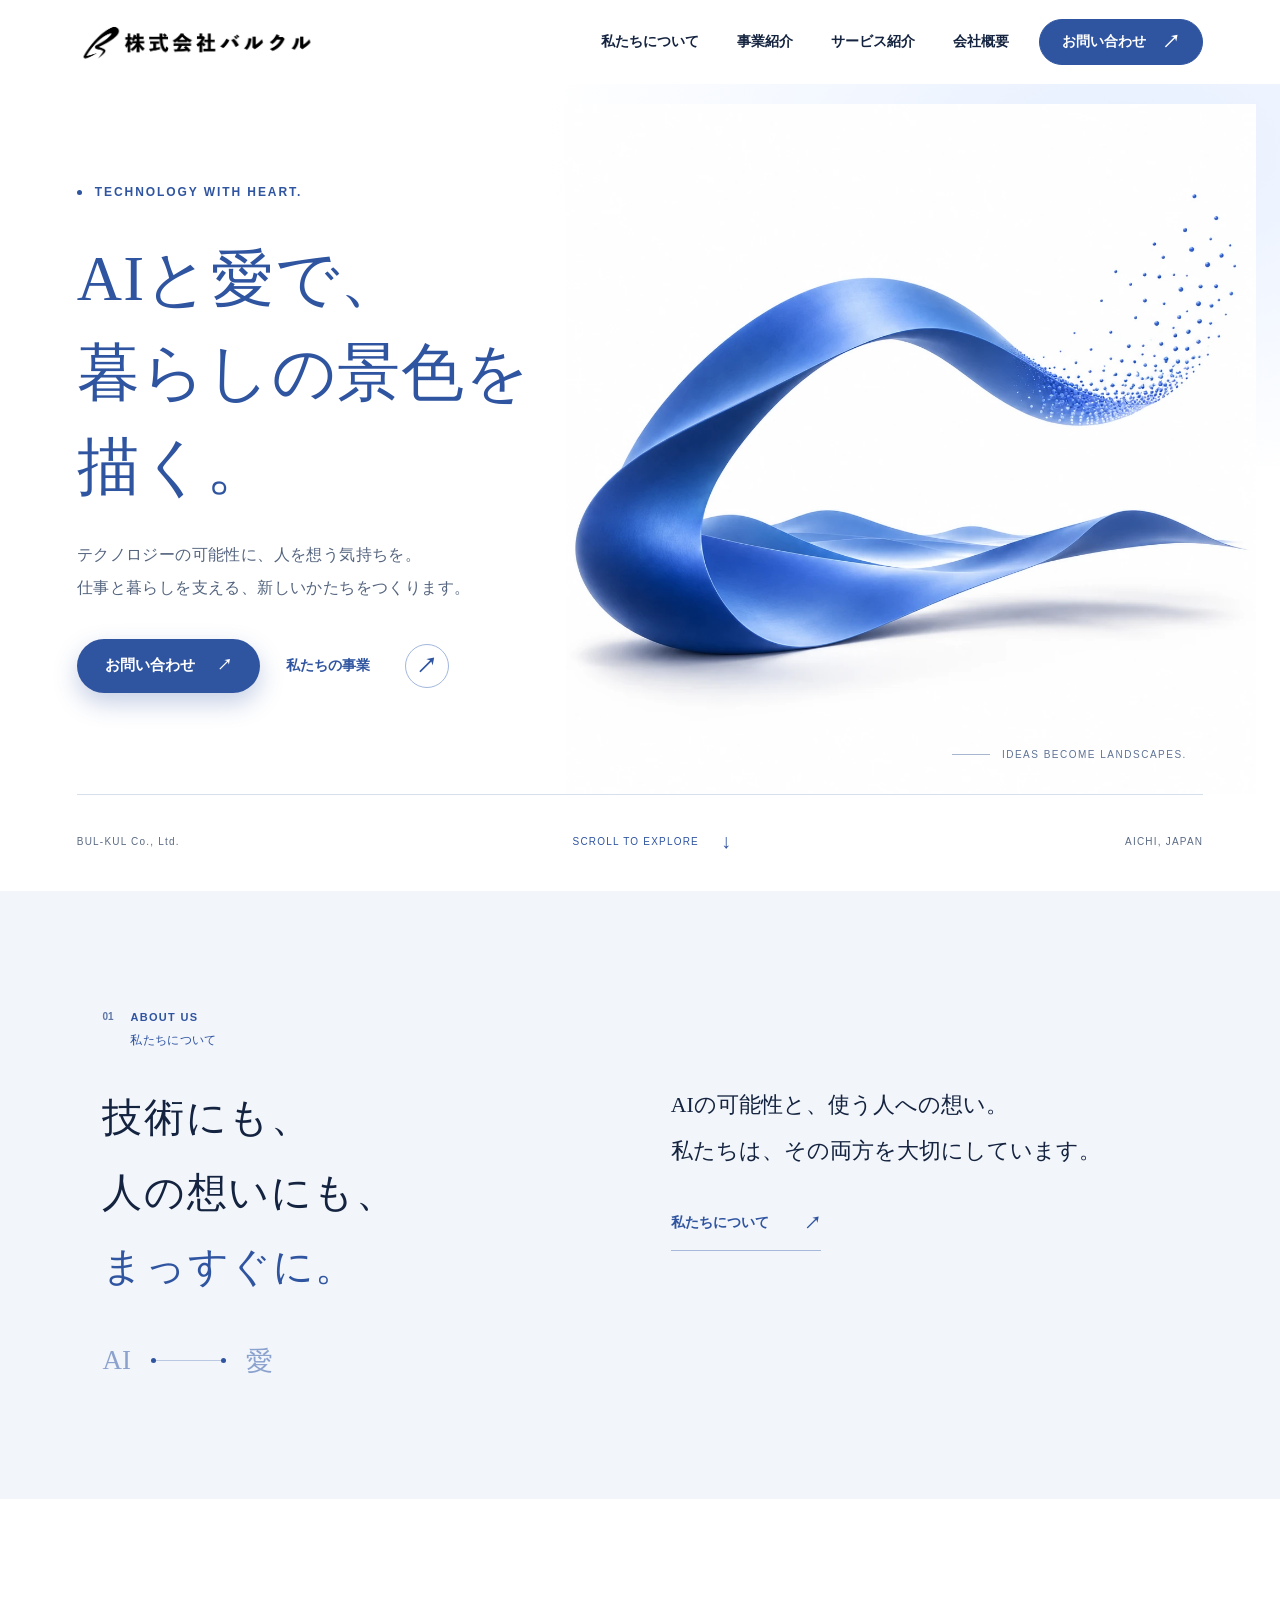
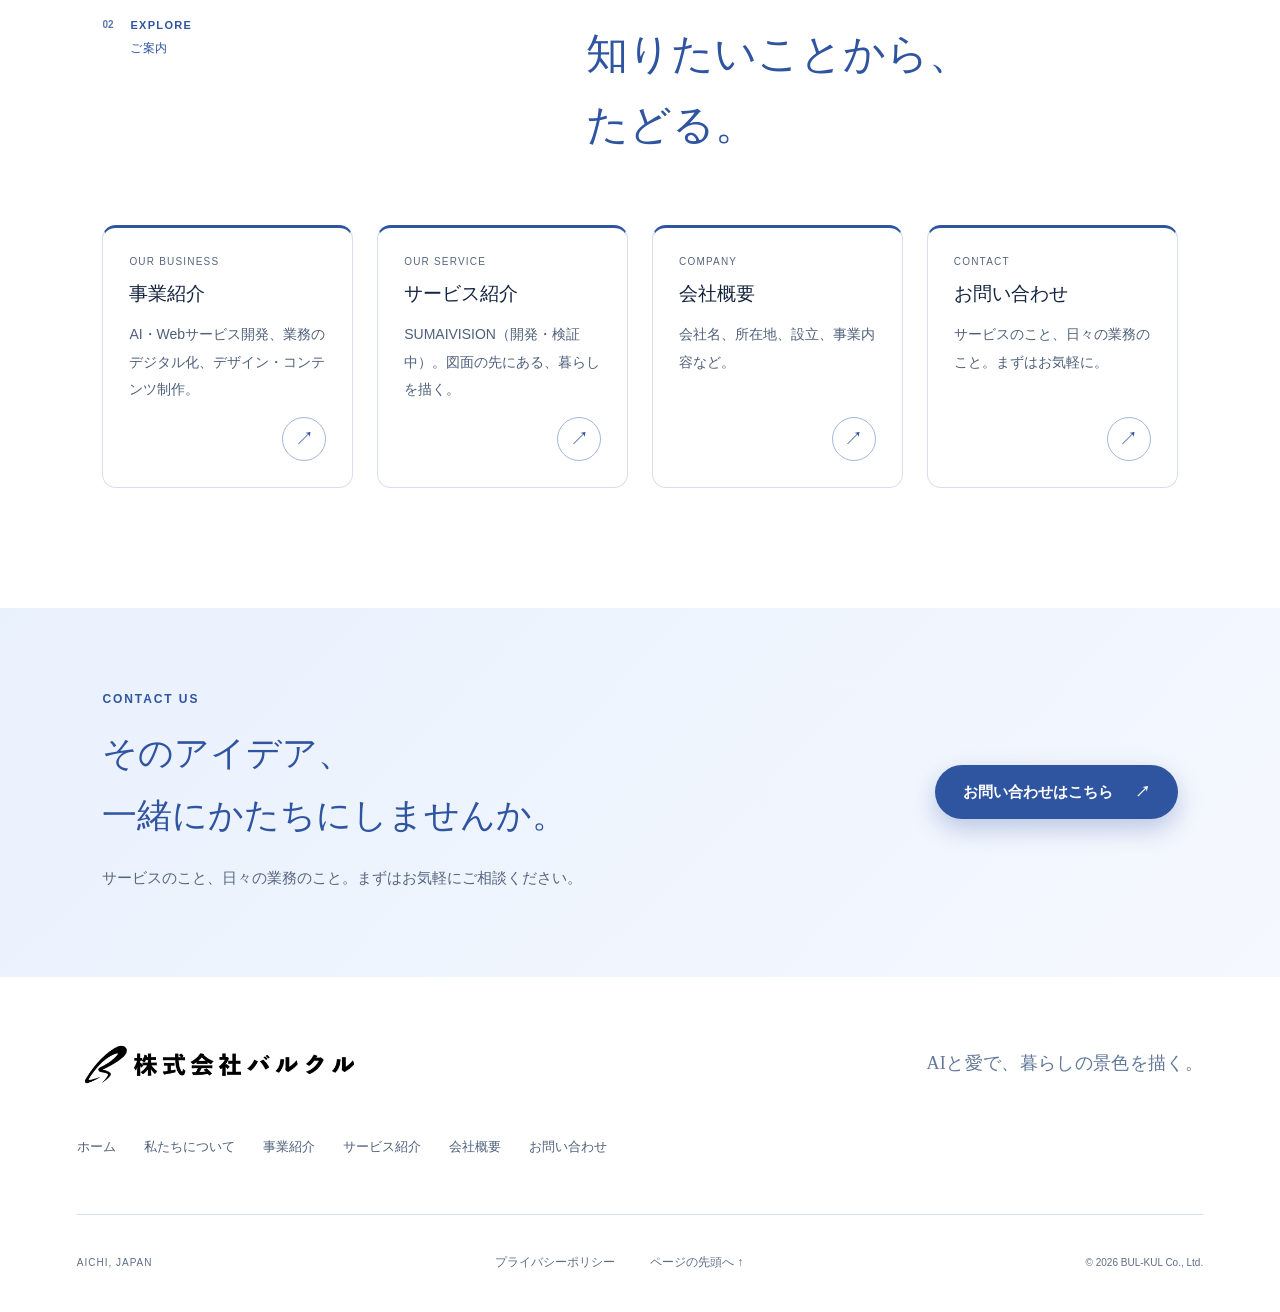
<file: index.html>
<!doctype html>
<html lang="ja">
<head>
  <meta charset="utf-8">
  <meta name="viewport" content="width=device-width, initial-scale=1">
  <title>株式会社バルクル | AIと愛で、暮らしの景色を描く。</title>
  <meta name="description" content="AIと愛で、暮らしの景色を描く。株式会社バルクルは、AI・Webサービスの開発とデザインを通じて、仕事と暮らしを支える仕組みをつくります。SUMAIVISIONを開発しています。">
  <meta name="theme-color" content="#3054a0">
  <link rel="canonical" href="https://bul-kul.com/">
  <meta property="og:type" content="website">
  <meta property="og:locale" content="ja_JP">
  <meta property="og:site_name" content="株式会社バルクル">
  <meta property="og:title" content="株式会社バルクル | AIと愛で、暮らしの景色を描く。">
  <meta property="og:description" content="AIと愛で、暮らしの景色を描く。株式会社バルクルは、AI・Webサービスの開発とデザインを通じて、仕事と暮らしを支える仕組みをつくります。SUMAIVISIONを開発しています。">
  <meta property="og:url" content="https://bul-kul.com/">
  <meta property="og:image" content="https://bul-kul.com/assets/og-image.png">
  <meta property="og:image:width" content="1200">
  <meta property="og:image:height" content="630">
  <meta property="og:image:alt" content="株式会社バルクル AIと愛で、暮らしの景色を描く。">
  <meta name="twitter:card" content="summary_large_image">
  <meta name="twitter:title" content="株式会社バルクル | AIと愛で、暮らしの景色を描く。">
  <meta name="twitter:image" content="https://bul-kul.com/assets/og-image.png">
  <link rel="icon" type="image/png" href="assets/bulkul-logo-square.png">
  <link rel="apple-touch-icon" href="assets/apple-touch-icon.png">
  <link rel="stylesheet" href="assets/style.css">
  <link rel="stylesheet" href="assets/redesign.css">
  <link rel="stylesheet" href="assets/pages.css">
  <script>document.documentElement.classList.add("js")</script>
  <script src="assets/app.js" defer></script>
  <script type="application/ld+json">{"@context":"https://schema.org","@type":"Organization","name":"株式会社バルクル","alternateName":"BUL-KUL Co., Ltd.","url":"https://bul-kul.com/","logo":"https://bul-kul.com/assets/bulkul-logo-square.png","email":"info@bul-kul.com","foundingDate":"2026-08-03","founder":{"@type":"Person","name":"加藤 雅樹"},"address":{"@type":"PostalAddress","addressCountry":"JP","addressRegion":"愛知県","addressLocality":"春日井市","streetAddress":"気噴町北2丁目68番地"}}</script>
</head>
<body>
  <a class="skip-link" href="#main">本文へ移動</a>
  <header class="header">
    <a class="brand" href="./" aria-label="株式会社バルクル ホーム"><img class="company-logo" src="assets/bulkul-logo.png" alt="株式会社バルクル" width="2048" height="409"></a>
    <nav class="navigation" id="navigation" aria-label="メインナビゲーション"><a href="about.html">私たちについて</a><a href="business.html">事業紹介</a><a href="service.html">サービス紹介</a><a href="company.html">会社概要</a><a class="nav-contact" href="contact.html">お問い合わせ<span aria-hidden="true">↗</span></a></nav>
    <button class="menu-button" type="button" aria-controls="navigation" aria-expanded="false" aria-label="メニューを開く"><span></span><span></span></button>
  </header>
  <main id="main">
<section class="hero" aria-labelledby="hero-title">
      <div class="hero-inner">
        <div class="hero-copy"><p class="eyebrow"><span class="dot"></span> TECHNOLOGY WITH HEART.</p><h1 id="hero-title"><span>AIと愛で、</span><span>暮らしの景色を</span><span>描く。</span></h1><p class="hero-description">テクノロジーの可能性に、人を想う気持ちを。<br>仕事と暮らしを支える、新しいかたちをつくります。</p><div class="hero-actions"><a class="button-solid" href="contact.html">お問い合わせ<span aria-hidden="true">↗</span></a><a class="text-link" href="business.html">私たちの事業<span class="round-arrow" aria-hidden="true">↗</span></a></div></div>
        <figure class="hero-art"><img src="assets/blue-landscape.webp" width="1254" height="1254" alt="青い粒子が一つの流れとなって、景色を描くオリジナルビジュアル" fetchpriority="high"><figcaption><span class="art-line"></span> IDEAS BECOME LANDSCAPES.</figcaption></figure>
      </div>
      <div class="hero-bottom"><span>BUL-KUL Co., Ltd.</span><a href="#about">SCROLL TO EXPLORE <span aria-hidden="true">↓</span></a><span>AICHI, JAPAN</span></div>
    </section>
<section class="about section" id="about" aria-labelledby="about-title">
      <div class="about-intro reveal"><div class="section-label"><span class="section-number">01</span><span>ABOUT US</span><p>私たちについて</p></div><h2 id="about-title">技術にも、<br>人の想いにも、<br><span>まっすぐに。</span></h2><div class="about-signature" aria-hidden="true"><span>AI</span><i></i><span>愛</span></div></div>
      <div class="about-content reveal"><p class="about-lead">AIの可能性と、使う人への想い。<br>私たちは、その両方を大切にしています。</p><a class="inline-link" href="about.html">私たちについて<span aria-hidden="true">↗</span></a></div>
    </section>
    <section class="guide section" aria-labelledby="guide-title">
      <div class="section-heading reveal"><div class="section-label"><span class="section-number">02</span><span>EXPLORE</span><p>ご案内</p></div><h2 id="guide-title">知りたいことから、<br>たどる。</h2></div>
      <div class="guide-grid">
        <a class="guide-card reveal" href="business.html"><span class="micro-label">OUR BUSINESS</span><h3>事業紹介</h3><p>AI・Webサービス開発、業務のデジタル化、デザイン・コンテンツ制作。</p><span class="guide-arrow" aria-hidden="true">↗</span></a>
        <a class="guide-card reveal" href="service.html"><span class="micro-label">OUR SERVICE</span><h3>サービス紹介</h3><p>SUMAIVISION（開発・検証中）。図面の先にある、暮らしを描く。</p><span class="guide-arrow" aria-hidden="true">↗</span></a>
        <a class="guide-card reveal" href="company.html"><span class="micro-label">COMPANY</span><h3>会社概要</h3><p>会社名、所在地、設立、事業内容など。</p><span class="guide-arrow" aria-hidden="true">↗</span></a>
        <a class="guide-card reveal" href="contact.html"><span class="micro-label">CONTACT</span><h3>お問い合わせ</h3><p>サービスのこと、日々の業務のこと。まずはお気軽に。</p><span class="guide-arrow" aria-hidden="true">↗</span></a>
      </div>
    </section>
    <section class="page-cta section reveal" aria-label="お問い合わせ案内">
      <div><p class="eyebrow">CONTACT US</p><h2>そのアイデア、<br>一緒にかたちにしませんか。</h2><p>サービスのこと、日々の業務のこと。まずはお気軽にご相談ください。</p></div>
      <a class="button-solid" href="contact.html">お問い合わせはこちら<span aria-hidden="true">↗</span></a>
    </section>
  </main>
  <footer class="footer"><div class="footer-brand-row"><a class="footer-logo" href="./" aria-label="株式会社バルクル ホーム"><img class="company-logo" src="assets/bulkul-logo.png" alt="株式会社バルクル" width="2048" height="409"></a><p class="footer-slogan">AIと愛で、暮らしの景色を描く。</p></div><nav class="footer-nav" aria-label="フッターナビゲーション"><a href="./">ホーム</a><a href="about.html">私たちについて</a><a href="business.html">事業紹介</a><a href="service.html">サービス紹介</a><a href="company.html">会社概要</a><a href="contact.html">お問い合わせ</a></nav><div class="footer-bottom"><span>AICHI, JAPAN</span><div><a href="privacy.html">プライバシーポリシー</a><a href="#main">ページの先頭へ ↑</a></div><small>© 2026 BUL-KUL Co., Ltd.</small></div></footer>
  <a class="to-top" href="#main" aria-label="ページの先頭へ戻る"><span aria-hidden="true">↑</span></a>
</body>
</html>
</file>
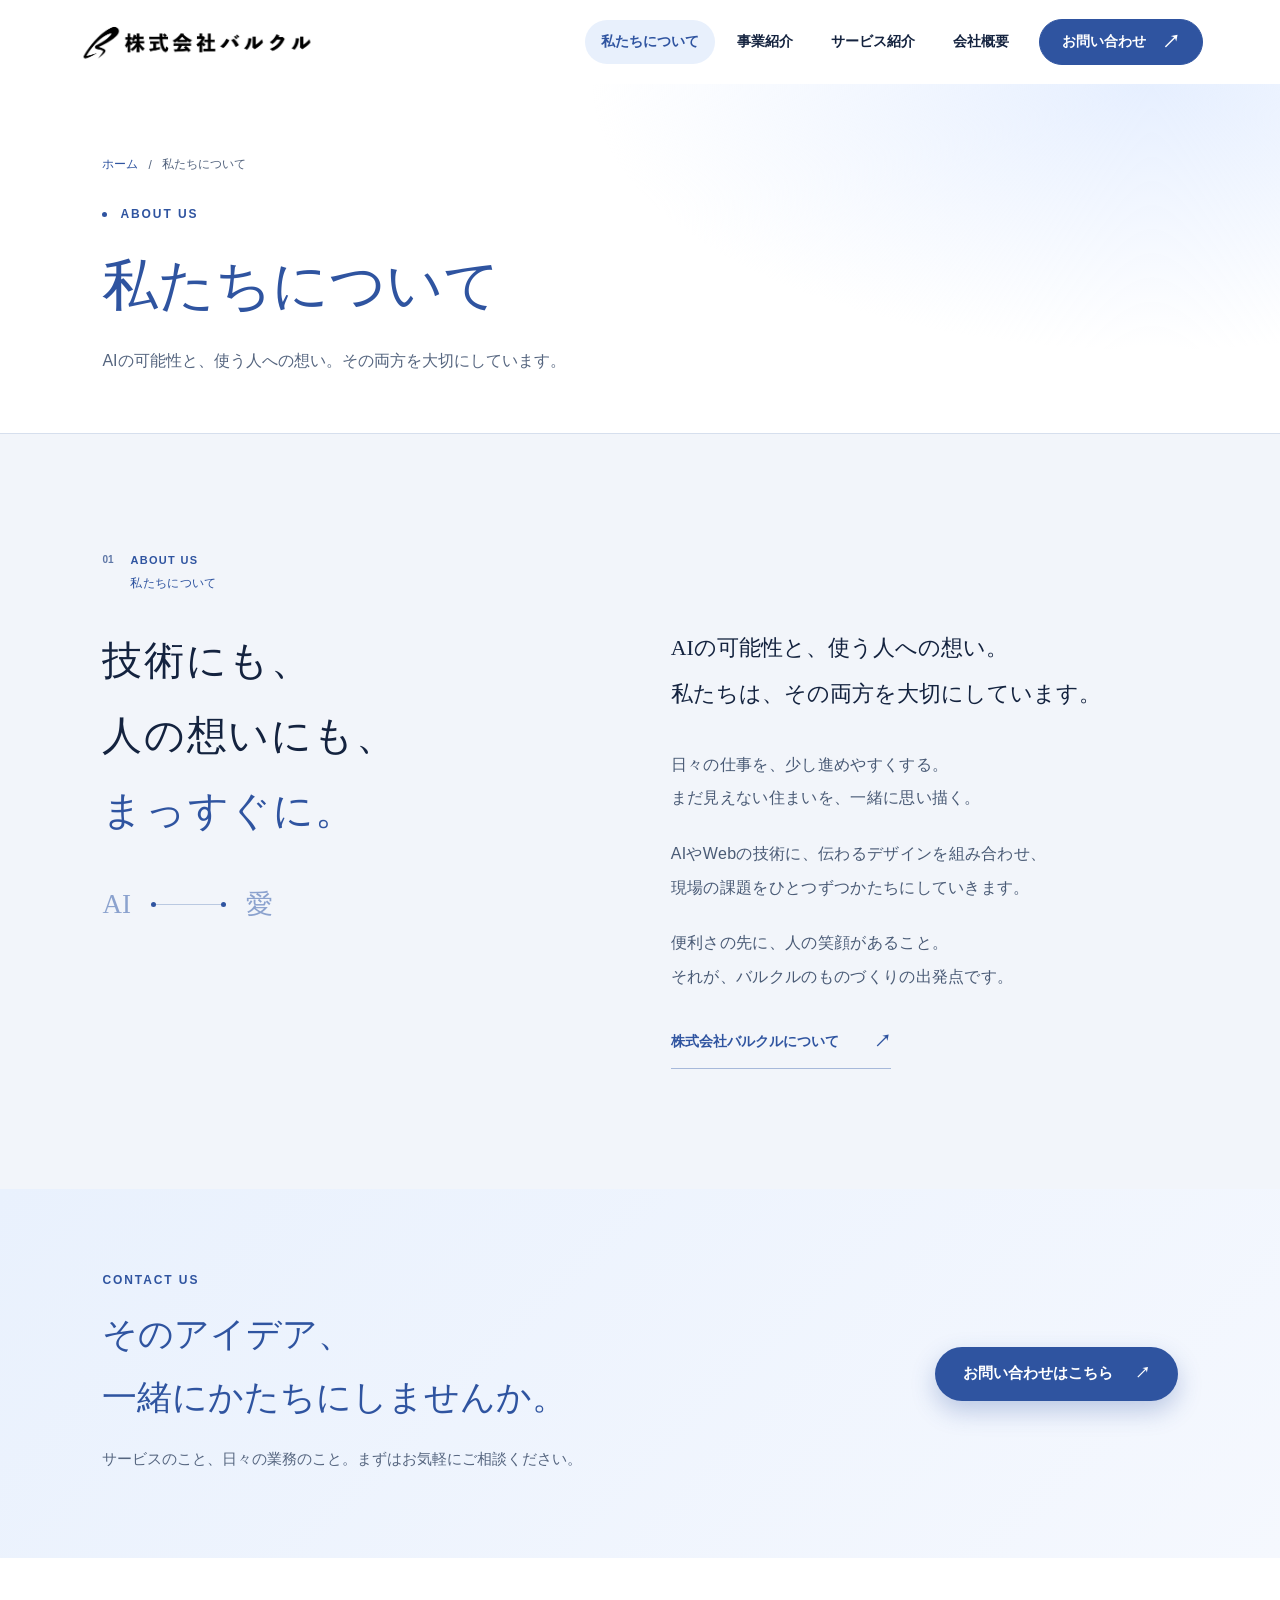
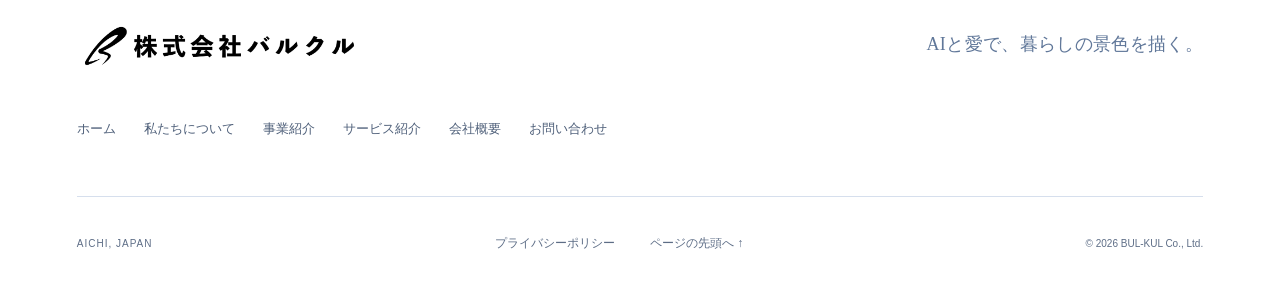
<file: about.html>
<!doctype html>
<html lang="ja">
<head>
  <meta charset="utf-8">
  <meta name="viewport" content="width=device-width, initial-scale=1">
  <title>私たちについて | 株式会社バルクル</title>
  <meta name="description" content="株式会社バルクルの想い。AIの可能性と、使う人への想い。その両方を大切にしています。">
  <meta name="theme-color" content="#3054a0">
  <link rel="canonical" href="https://bul-kul.com/about.html">
  <meta property="og:type" content="website">
  <meta property="og:locale" content="ja_JP">
  <meta property="og:site_name" content="株式会社バルクル">
  <meta property="og:title" content="私たちについて | 株式会社バルクル">
  <meta property="og:description" content="株式会社バルクルの想い。AIの可能性と、使う人への想い。その両方を大切にしています。">
  <meta property="og:url" content="https://bul-kul.com/about.html">
  <meta property="og:image" content="https://bul-kul.com/assets/og-image.png">
  <meta property="og:image:width" content="1200">
  <meta property="og:image:height" content="630">
  <meta property="og:image:alt" content="株式会社バルクル AIと愛で、暮らしの景色を描く。">
  <meta name="twitter:card" content="summary_large_image">
  <meta name="twitter:title" content="私たちについて | 株式会社バルクル">
  <meta name="twitter:image" content="https://bul-kul.com/assets/og-image.png">
  <link rel="icon" type="image/png" href="assets/bulkul-logo-square.png">
  <link rel="apple-touch-icon" href="assets/apple-touch-icon.png">
  <link rel="stylesheet" href="assets/style.css">
  <link rel="stylesheet" href="assets/redesign.css">
  <link rel="stylesheet" href="assets/pages.css">
  <script>document.documentElement.classList.add("js")</script>
  <script src="assets/app.js" defer></script>
</head>
<body>
  <a class="skip-link" href="#main">本文へ移動</a>
  <header class="header">
    <a class="brand" href="./" aria-label="株式会社バルクル ホーム"><img class="company-logo" src="assets/bulkul-logo.png" alt="株式会社バルクル" width="2048" height="409"></a>
    <nav class="navigation" id="navigation" aria-label="メインナビゲーション"><a href="about.html" aria-current="page">私たちについて</a><a href="business.html">事業紹介</a><a href="service.html">サービス紹介</a><a href="company.html">会社概要</a><a class="nav-contact" href="contact.html">お問い合わせ<span aria-hidden="true">↗</span></a></nav>
    <button class="menu-button" type="button" aria-controls="navigation" aria-expanded="false" aria-label="メニューを開く"><span></span><span></span></button>
  </header>
  <main id="main">
    <section class="page-hero" aria-labelledby="page-title">
      <nav class="breadcrumb" aria-label="パンくずリスト"><a href="./">ホーム</a><span aria-hidden="true">/</span><span aria-current="page">私たちについて</span></nav>
      <p class="eyebrow"><span class="dot"></span> ABOUT US</p>
      <h1 id="page-title">私たちについて</h1>
      <p class="page-lead">AIの可能性と、使う人への想い。その両方を大切にしています。</p>
    </section>
<section class="about section" id="about" aria-labelledby="about-title">
      <div class="about-intro reveal"><div class="section-label"><span class="section-number">01</span><span>ABOUT US</span><p>私たちについて</p></div><h2 id="about-title">技術にも、<br>人の想いにも、<br><span>まっすぐに。</span></h2><div class="about-signature" aria-hidden="true"><span>AI</span><i></i><span>愛</span></div></div>
      <div class="about-content reveal"><p class="about-lead">AIの可能性と、使う人への想い。<br>私たちは、その両方を大切にしています。</p><div class="about-body"><p>日々の仕事を、少し進めやすくする。<br>まだ見えない住まいを、一緒に思い描く。</p><p>AIやWebの技術に、伝わるデザインを組み合わせ、<br class="desktop-break">現場の課題をひとつずつかたちにしていきます。</p><p>便利さの先に、人の笑顔があること。<br>それが、バルクルのものづくりの出発点です。</p></div><a class="inline-link" href="company.html">株式会社バルクルについて<span aria-hidden="true">↗</span></a></div>
    </section>
    <section class="page-cta section reveal" aria-label="お問い合わせ案内">
      <div><p class="eyebrow">CONTACT US</p><h2>そのアイデア、<br>一緒にかたちにしませんか。</h2><p>サービスのこと、日々の業務のこと。まずはお気軽にご相談ください。</p></div>
      <a class="button-solid" href="contact.html">お問い合わせはこちら<span aria-hidden="true">↗</span></a>
    </section>
  </main>
  <footer class="footer"><div class="footer-brand-row"><a class="footer-logo" href="./" aria-label="株式会社バルクル ホーム"><img class="company-logo" src="assets/bulkul-logo.png" alt="株式会社バルクル" width="2048" height="409"></a><p class="footer-slogan">AIと愛で、暮らしの景色を描く。</p></div><nav class="footer-nav" aria-label="フッターナビゲーション"><a href="./">ホーム</a><a href="about.html">私たちについて</a><a href="business.html">事業紹介</a><a href="service.html">サービス紹介</a><a href="company.html">会社概要</a><a href="contact.html">お問い合わせ</a></nav><div class="footer-bottom"><span>AICHI, JAPAN</span><div><a href="privacy.html">プライバシーポリシー</a><a href="#main">ページの先頭へ ↑</a></div><small>© 2026 BUL-KUL Co., Ltd.</small></div></footer>
  <a class="to-top" href="#main" aria-label="ページの先頭へ戻る"><span aria-hidden="true">↑</span></a>
</body>
</html>
</file>
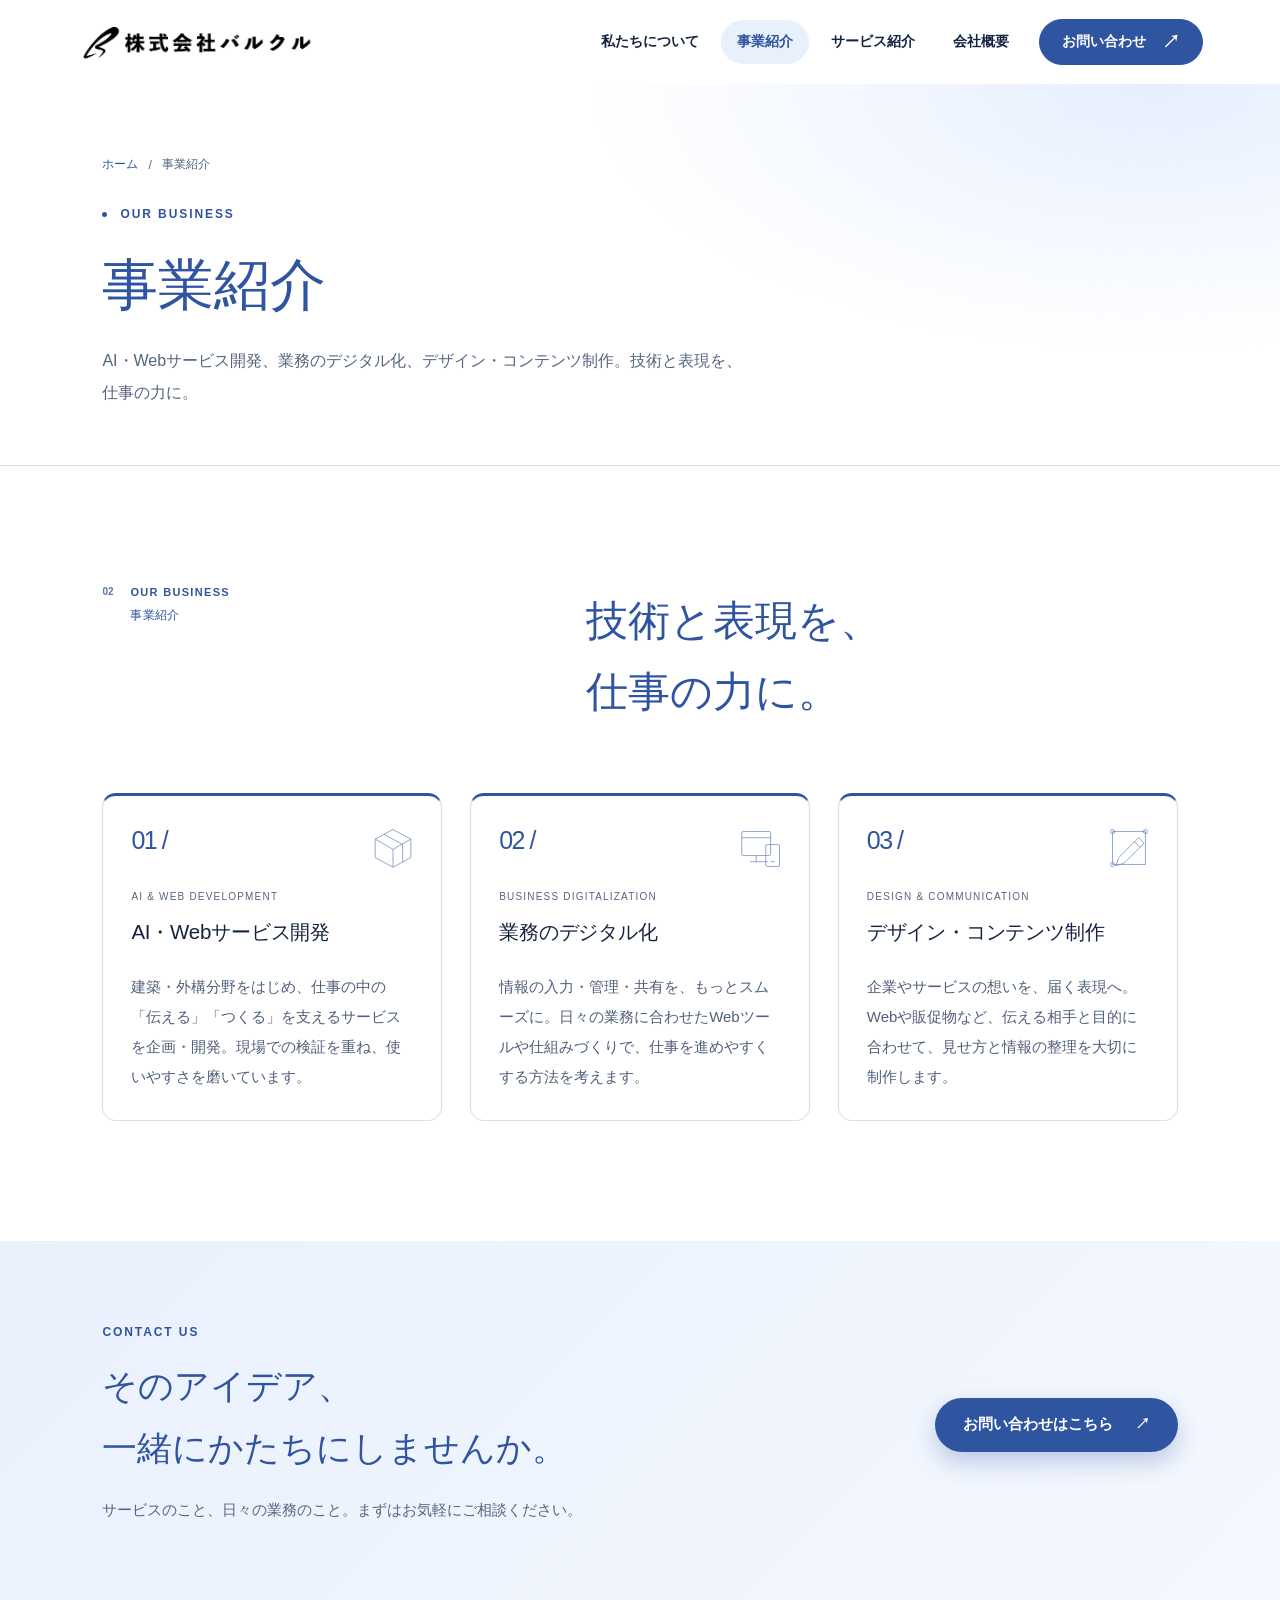
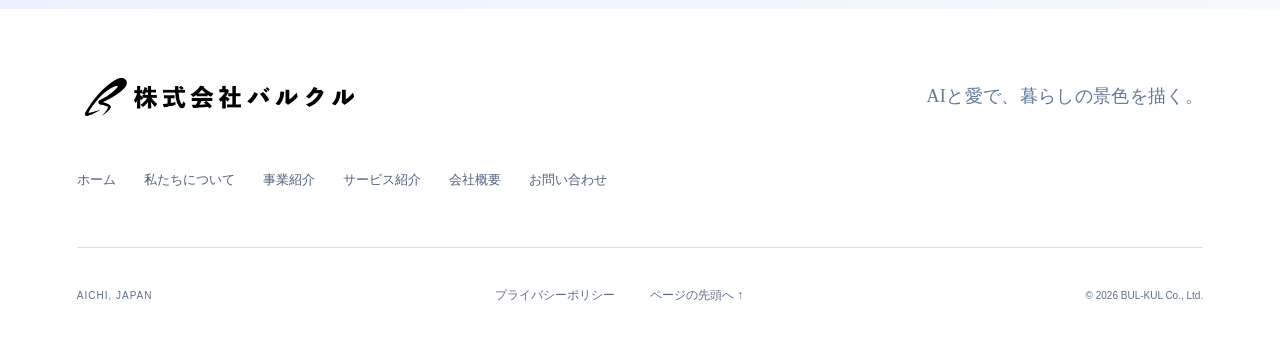
<file: business.html>
<!doctype html>
<html lang="ja">
<head>
  <meta charset="utf-8">
  <meta name="viewport" content="width=device-width, initial-scale=1">
  <title>事業紹介 | 株式会社バルクル</title>
  <meta name="description" content="株式会社バルクルの事業紹介。AI・Webサービス開発、業務のデジタル化、デザイン・コンテンツ制作。">
  <meta name="theme-color" content="#3054a0">
  <link rel="canonical" href="https://bul-kul.com/business.html">
  <meta property="og:type" content="website">
  <meta property="og:locale" content="ja_JP">
  <meta property="og:site_name" content="株式会社バルクル">
  <meta property="og:title" content="事業紹介 | 株式会社バルクル">
  <meta property="og:description" content="株式会社バルクルの事業紹介。AI・Webサービス開発、業務のデジタル化、デザイン・コンテンツ制作。">
  <meta property="og:url" content="https://bul-kul.com/business.html">
  <meta property="og:image" content="https://bul-kul.com/assets/og-image.png">
  <meta property="og:image:width" content="1200">
  <meta property="og:image:height" content="630">
  <meta property="og:image:alt" content="株式会社バルクル AIと愛で、暮らしの景色を描く。">
  <meta name="twitter:card" content="summary_large_image">
  <meta name="twitter:title" content="事業紹介 | 株式会社バルクル">
  <meta name="twitter:image" content="https://bul-kul.com/assets/og-image.png">
  <link rel="icon" type="image/png" href="assets/bulkul-logo-square.png">
  <link rel="apple-touch-icon" href="assets/apple-touch-icon.png">
  <link rel="stylesheet" href="assets/style.css">
  <link rel="stylesheet" href="assets/redesign.css">
  <link rel="stylesheet" href="assets/pages.css">
  <script>document.documentElement.classList.add("js")</script>
  <script src="assets/app.js" defer></script>
</head>
<body>
  <a class="skip-link" href="#main">本文へ移動</a>
  <header class="header">
    <a class="brand" href="./" aria-label="株式会社バルクル ホーム"><img class="company-logo" src="assets/bulkul-logo.png" alt="株式会社バルクル" width="2048" height="409"></a>
    <nav class="navigation" id="navigation" aria-label="メインナビゲーション"><a href="about.html">私たちについて</a><a href="business.html" aria-current="page">事業紹介</a><a href="service.html">サービス紹介</a><a href="company.html">会社概要</a><a class="nav-contact" href="contact.html">お問い合わせ<span aria-hidden="true">↗</span></a></nav>
    <button class="menu-button" type="button" aria-controls="navigation" aria-expanded="false" aria-label="メニューを開く"><span></span><span></span></button>
  </header>
  <main id="main">
    <section class="page-hero" aria-labelledby="page-title">
      <nav class="breadcrumb" aria-label="パンくずリスト"><a href="./">ホーム</a><span aria-hidden="true">/</span><span aria-current="page">事業紹介</span></nav>
      <p class="eyebrow"><span class="dot"></span> OUR BUSINESS</p>
      <h1 id="page-title">事業紹介</h1>
      <p class="page-lead">AI・Webサービス開発、業務のデジタル化、デザイン・コンテンツ制作。技術と表現を、仕事の力に。</p>
    </section>
<section class="business section" id="business" aria-labelledby="business-title">
      <div class="section-heading reveal"><div class="section-label"><span class="section-number">02</span><span>OUR BUSINESS</span><p>事業紹介</p></div><h2 id="business-title">技術と表現を、<br>仕事の力に。</h2></div>
      <div class="business-rows">
        <article class="business-row reveal"><span class="business-index">01 /</span><div class="business-title"><span class="micro-label">AI & WEB DEVELOPMENT</span><h3>AI・Webサービス開発</h3></div><p>建築・外構分野をはじめ、仕事の中の「伝える」「つくる」を支えるサービスを企画・開発。現場での検証を重ね、使いやすさを磨いています。</p><svg class="service-icon" viewBox="0 0 70 70" aria-hidden="true"><path d="M35 8 61 22v27L35 63 9 49V22zM9 22l26 15 26-15M35 37v26M22 15l27 15v26"/></svg></article>
        <article class="business-row reveal"><span class="business-index">02 /</span><div class="business-title"><span class="micro-label">BUSINESS DIGITALIZATION</span><h3>業務のデジタル化</h3></div><p>情報の入力・管理・共有を、もっとスムーズに。日々の業務に合わせたWebツールや仕組みづくりで、仕事を進めやすくする方法を考えます。</p><svg class="service-icon" viewBox="0 0 70 70" aria-hidden="true"><rect x="7" y="11" width="42" height="35" rx="2"/><path d="M7 20h42M19 55h26M28 46v9"/><rect x="42" y="30" width="20" height="32" rx="2"/><path d="M49 55h6"/></svg></article>
        <article class="business-row reveal"><span class="business-index">03 /</span><div class="business-title"><span class="micro-label">DESIGN & COMMUNICATION</span><h3>デザイン・コンテンツ制作</h3></div><p>企業やサービスの想いを、届く表現へ。Webや販促物など、伝える相手と目的に合わせて、見せ方と情報の整理を大切に制作します。</p><svg class="service-icon" viewBox="0 0 70 70" aria-hidden="true"><path d="M11 11h48v48H11zM20 49l29-29 8 8-29 29-12 4zM43 26l8 8"/><circle cx="11" cy="11" r="3"/><circle cx="59" cy="11" r="3"/><circle cx="11" cy="59" r="3"/></svg></article>
      </div>
    </section>
    <section class="page-cta section reveal" aria-label="お問い合わせ案内">
      <div><p class="eyebrow">CONTACT US</p><h2>そのアイデア、<br>一緒にかたちにしませんか。</h2><p>サービスのこと、日々の業務のこと。まずはお気軽にご相談ください。</p></div>
      <a class="button-solid" href="contact.html">お問い合わせはこちら<span aria-hidden="true">↗</span></a>
    </section>
  </main>
  <footer class="footer"><div class="footer-brand-row"><a class="footer-logo" href="./" aria-label="株式会社バルクル ホーム"><img class="company-logo" src="assets/bulkul-logo.png" alt="株式会社バルクル" width="2048" height="409"></a><p class="footer-slogan">AIと愛で、暮らしの景色を描く。</p></div><nav class="footer-nav" aria-label="フッターナビゲーション"><a href="./">ホーム</a><a href="about.html">私たちについて</a><a href="business.html">事業紹介</a><a href="service.html">サービス紹介</a><a href="company.html">会社概要</a><a href="contact.html">お問い合わせ</a></nav><div class="footer-bottom"><span>AICHI, JAPAN</span><div><a href="privacy.html">プライバシーポリシー</a><a href="#main">ページの先頭へ ↑</a></div><small>© 2026 BUL-KUL Co., Ltd.</small></div></footer>
  <a class="to-top" href="#main" aria-label="ページの先頭へ戻る"><span aria-hidden="true">↑</span></a>
</body>
</html>
</file>
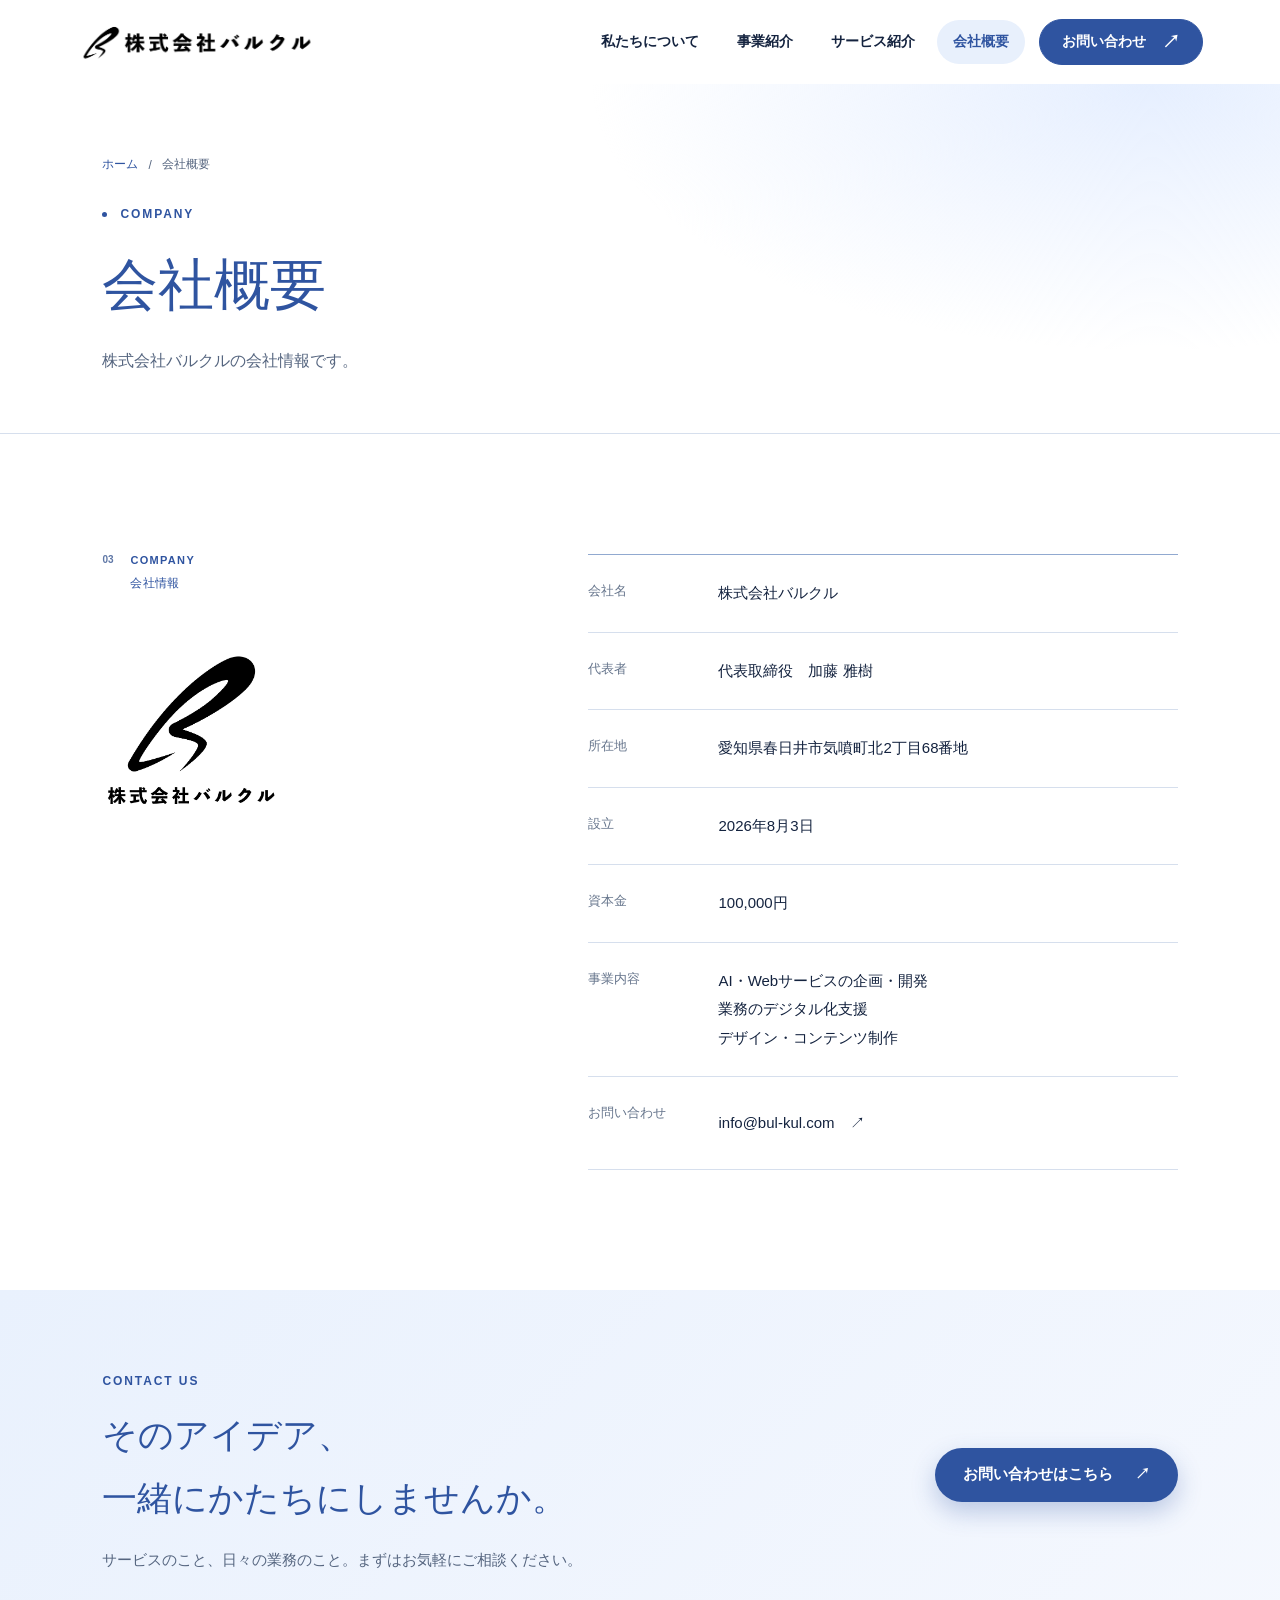
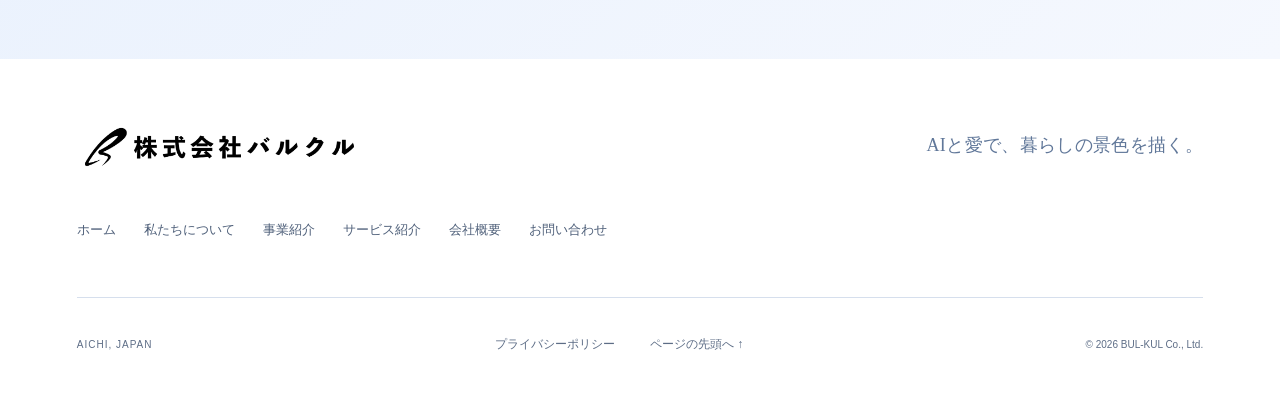
<file: company.html>
<!doctype html>
<html lang="ja">
<head>
  <meta charset="utf-8">
  <meta name="viewport" content="width=device-width, initial-scale=1">
  <title>会社概要 | 株式会社バルクル</title>
  <meta name="description" content="株式会社バルクルの会社概要。所在地、設立、事業内容、お問い合わせ先。">
  <meta name="theme-color" content="#3054a0">
  <link rel="canonical" href="https://bul-kul.com/company.html">
  <meta property="og:type" content="website">
  <meta property="og:locale" content="ja_JP">
  <meta property="og:site_name" content="株式会社バルクル">
  <meta property="og:title" content="会社概要 | 株式会社バルクル">
  <meta property="og:description" content="株式会社バルクルの会社概要。所在地、設立、事業内容、お問い合わせ先。">
  <meta property="og:url" content="https://bul-kul.com/company.html">
  <meta property="og:image" content="https://bul-kul.com/assets/og-image.png">
  <meta property="og:image:width" content="1200">
  <meta property="og:image:height" content="630">
  <meta property="og:image:alt" content="株式会社バルクル AIと愛で、暮らしの景色を描く。">
  <meta name="twitter:card" content="summary_large_image">
  <meta name="twitter:title" content="会社概要 | 株式会社バルクル">
  <meta name="twitter:image" content="https://bul-kul.com/assets/og-image.png">
  <link rel="icon" type="image/png" href="assets/bulkul-logo-square.png">
  <link rel="apple-touch-icon" href="assets/apple-touch-icon.png">
  <link rel="stylesheet" href="assets/style.css">
  <link rel="stylesheet" href="assets/redesign.css">
  <link rel="stylesheet" href="assets/pages.css">
  <script>document.documentElement.classList.add("js")</script>
  <script src="assets/app.js" defer></script>
</head>
<body>
  <a class="skip-link" href="#main">本文へ移動</a>
  <header class="header">
    <a class="brand" href="./" aria-label="株式会社バルクル ホーム"><img class="company-logo" src="assets/bulkul-logo.png" alt="株式会社バルクル" width="2048" height="409"></a>
    <nav class="navigation" id="navigation" aria-label="メインナビゲーション"><a href="about.html">私たちについて</a><a href="business.html">事業紹介</a><a href="service.html">サービス紹介</a><a href="company.html" aria-current="page">会社概要</a><a class="nav-contact" href="contact.html">お問い合わせ<span aria-hidden="true">↗</span></a></nav>
    <button class="menu-button" type="button" aria-controls="navigation" aria-expanded="false" aria-label="メニューを開く"><span></span><span></span></button>
  </header>
  <main id="main">
    <section class="page-hero" aria-labelledby="page-title">
      <nav class="breadcrumb" aria-label="パンくずリスト"><a href="./">ホーム</a><span aria-hidden="true">/</span><span aria-current="page">会社概要</span></nav>
      <p class="eyebrow"><span class="dot"></span> COMPANY</p>
      <h1 id="page-title">会社概要</h1>
      <p class="page-lead">株式会社バルクルの会社情報です。</p>
    </section>
<section class="company section" id="company" aria-label="会社概要"><div class="company-heading reveal"><div class="section-label"><span class="section-number">03</span><span>COMPANY</span><p>会社情報</p></div><img class="company-square-logo" src="assets/bulkul-logo-square.png" alt="株式会社バルクルのシンボルロゴ" width="1250" height="1250" loading="lazy"></div><dl class="company-list reveal"><div><dt>会社名</dt><dd>株式会社バルクル</dd></div><div><dt>代表者</dt><dd>代表取締役　加藤 雅樹</dd></div><div><dt>所在地</dt><dd>愛知県春日井市気噴町北2丁目68番地</dd></div><div><dt>設立</dt><dd>2026年8月3日</dd></div><div><dt>資本金</dt><dd>100,000円</dd></div><div><dt>事業内容</dt><dd>AI・Webサービスの企画・開発<br>業務のデジタル化支援<br>デザイン・コンテンツ制作</dd></div><div><dt>お問い合わせ</dt><dd><a href="mailto:info@bul-kul.com">info@bul-kul.com <span aria-hidden="true">↗</span></a></dd></div></dl></section>
    <section class="page-cta section reveal" aria-label="お問い合わせ案内">
      <div><p class="eyebrow">CONTACT US</p><h2>そのアイデア、<br>一緒にかたちにしませんか。</h2><p>サービスのこと、日々の業務のこと。まずはお気軽にご相談ください。</p></div>
      <a class="button-solid" href="contact.html">お問い合わせはこちら<span aria-hidden="true">↗</span></a>
    </section>
  </main>
  <footer class="footer"><div class="footer-brand-row"><a class="footer-logo" href="./" aria-label="株式会社バルクル ホーム"><img class="company-logo" src="assets/bulkul-logo.png" alt="株式会社バルクル" width="2048" height="409"></a><p class="footer-slogan">AIと愛で、暮らしの景色を描く。</p></div><nav class="footer-nav" aria-label="フッターナビゲーション"><a href="./">ホーム</a><a href="about.html">私たちについて</a><a href="business.html">事業紹介</a><a href="service.html">サービス紹介</a><a href="company.html">会社概要</a><a href="contact.html">お問い合わせ</a></nav><div class="footer-bottom"><span>AICHI, JAPAN</span><div><a href="privacy.html">プライバシーポリシー</a><a href="#main">ページの先頭へ ↑</a></div><small>© 2026 BUL-KUL Co., Ltd.</small></div></footer>
  <a class="to-top" href="#main" aria-label="ページの先頭へ戻る"><span aria-hidden="true">↑</span></a>
</body>
</html>
</file>
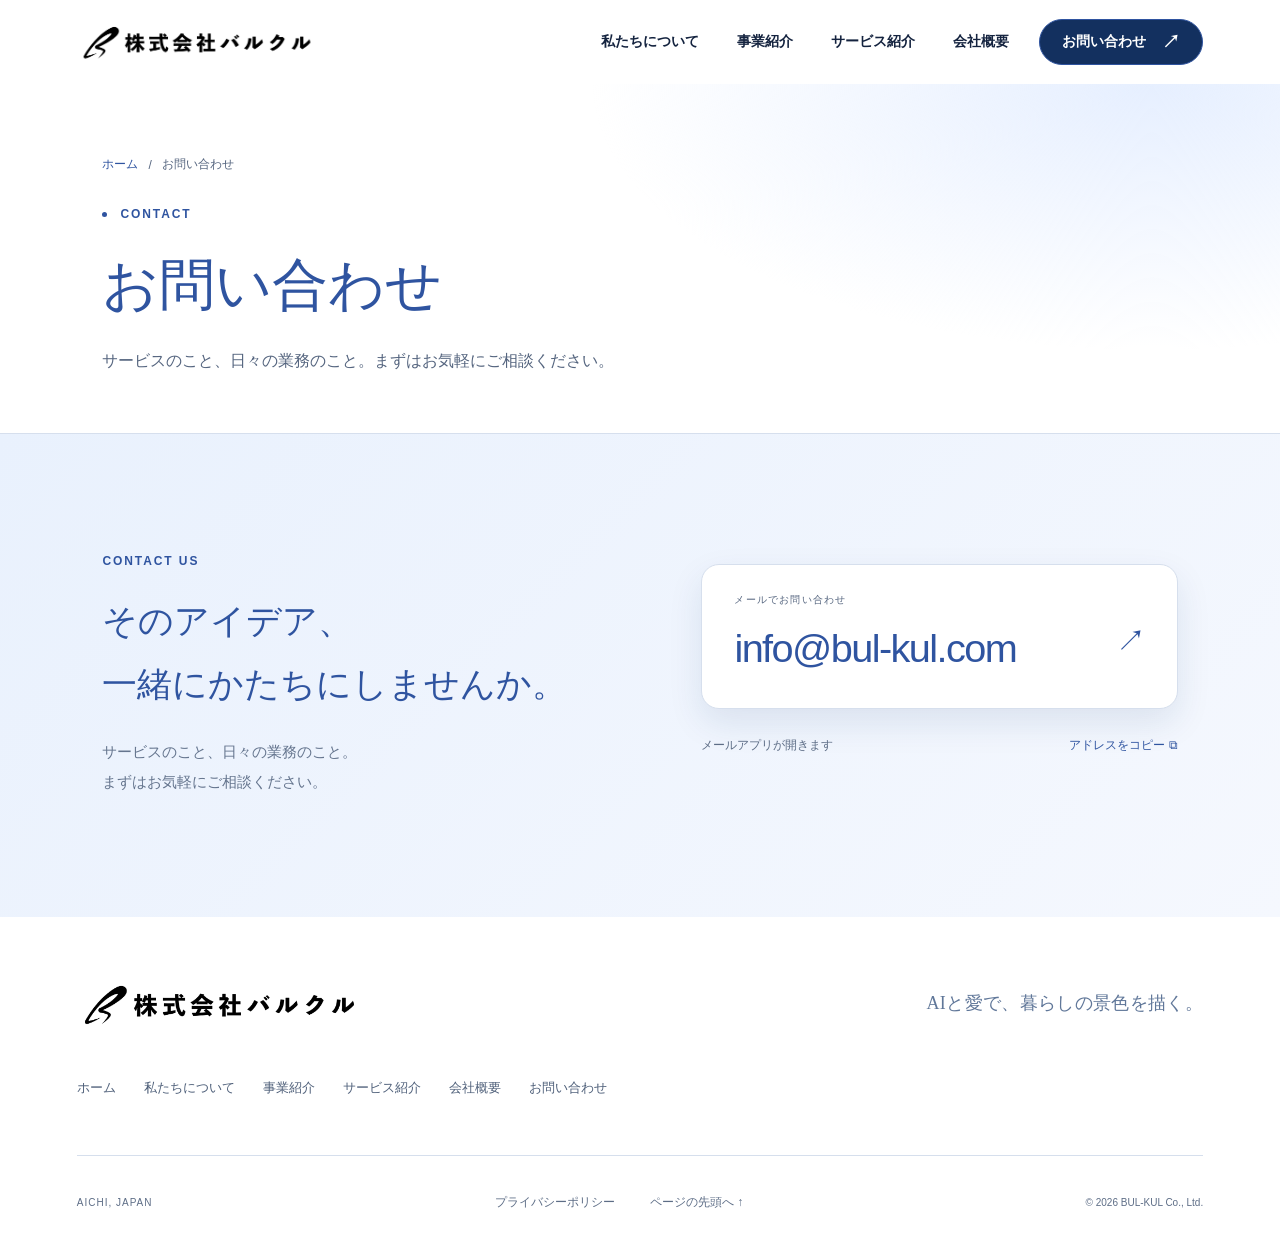
<file: contact.html>
<!doctype html>
<html lang="ja">
<head>
  <meta charset="utf-8">
  <meta name="viewport" content="width=device-width, initial-scale=1">
  <title>お問い合わせ | 株式会社バルクル</title>
  <meta name="description" content="株式会社バルクルへのお問い合わせ。サービスのこと、日々の業務のことなど、まずはお気軽にご相談ください。">
  <meta name="theme-color" content="#3054a0">
  <link rel="canonical" href="https://bul-kul.com/contact.html">
  <meta property="og:type" content="website">
  <meta property="og:locale" content="ja_JP">
  <meta property="og:site_name" content="株式会社バルクル">
  <meta property="og:title" content="お問い合わせ | 株式会社バルクル">
  <meta property="og:description" content="株式会社バルクルへのお問い合わせ。サービスのこと、日々の業務のことなど、まずはお気軽にご相談ください。">
  <meta property="og:url" content="https://bul-kul.com/contact.html">
  <meta property="og:image" content="https://bul-kul.com/assets/og-image.png">
  <meta property="og:image:width" content="1200">
  <meta property="og:image:height" content="630">
  <meta property="og:image:alt" content="株式会社バルクル AIと愛で、暮らしの景色を描く。">
  <meta name="twitter:card" content="summary_large_image">
  <meta name="twitter:title" content="お問い合わせ | 株式会社バルクル">
  <meta name="twitter:image" content="https://bul-kul.com/assets/og-image.png">
  <link rel="icon" type="image/png" href="assets/bulkul-logo-square.png">
  <link rel="apple-touch-icon" href="assets/apple-touch-icon.png">
  <link rel="stylesheet" href="assets/style.css">
  <link rel="stylesheet" href="assets/redesign.css">
  <link rel="stylesheet" href="assets/pages.css">
  <script>document.documentElement.classList.add("js")</script>
  <script src="assets/app.js" defer></script>
</head>
<body>
  <a class="skip-link" href="#main">本文へ移動</a>
  <header class="header">
    <a class="brand" href="./" aria-label="株式会社バルクル ホーム"><img class="company-logo" src="assets/bulkul-logo.png" alt="株式会社バルクル" width="2048" height="409"></a>
    <nav class="navigation" id="navigation" aria-label="メインナビゲーション"><a href="about.html">私たちについて</a><a href="business.html">事業紹介</a><a href="service.html">サービス紹介</a><a href="company.html">会社概要</a><a class="nav-contact" href="contact.html" aria-current="page">お問い合わせ<span aria-hidden="true">↗</span></a></nav>
    <button class="menu-button" type="button" aria-controls="navigation" aria-expanded="false" aria-label="メニューを開く"><span></span><span></span></button>
  </header>
  <main id="main">
    <section class="page-hero" aria-labelledby="page-title">
      <nav class="breadcrumb" aria-label="パンくずリスト"><a href="./">ホーム</a><span aria-hidden="true">/</span><span aria-current="page">お問い合わせ</span></nav>
      <p class="eyebrow"><span class="dot"></span> CONTACT</p>
      <h1 id="page-title">お問い合わせ</h1>
      <p class="page-lead">サービスのこと、日々の業務のこと。まずはお気軽にご相談ください。</p>
    </section>
<section class="contact section" id="contact" aria-labelledby="contact-title"><div class="contact-copy reveal"><p class="eyebrow">CONTACT US</p><h2 id="contact-title">そのアイデア、<br>一緒にかたちにしませんか。</h2><p>サービスのこと、日々の業務のこと。<br>まずはお気軽にご相談ください。</p></div><div class="contact-action reveal"><a class="contact-mail" href="mailto:info@bul-kul.com?subject=%E3%82%A6%E3%82%A7%E3%83%96%E3%82%B5%E3%82%A4%E3%83%88%E3%81%8B%E3%82%89%E3%81%AE%E3%81%8A%E5%95%8F%E3%81%84%E5%90%88%E3%82%8F%E3%81%9B"><span class="micro-label">メールでお問い合わせ</span><span class="contact-address">info@bul-kul.com<span aria-hidden="true">↗</span></span></a><div class="email-tools"><span>メールアプリが開きます</span><button class="copy-email" type="button">アドレスをコピー <span aria-hidden="true">⧉</span></button></div><span class="copy-feedback" role="status" aria-live="polite"></span></div></section>
  </main>
  <footer class="footer"><div class="footer-brand-row"><a class="footer-logo" href="./" aria-label="株式会社バルクル ホーム"><img class="company-logo" src="assets/bulkul-logo.png" alt="株式会社バルクル" width="2048" height="409"></a><p class="footer-slogan">AIと愛で、暮らしの景色を描く。</p></div><nav class="footer-nav" aria-label="フッターナビゲーション"><a href="./">ホーム</a><a href="about.html">私たちについて</a><a href="business.html">事業紹介</a><a href="service.html">サービス紹介</a><a href="company.html">会社概要</a><a href="contact.html">お問い合わせ</a></nav><div class="footer-bottom"><span>AICHI, JAPAN</span><div><a href="privacy.html">プライバシーポリシー</a><a href="#main">ページの先頭へ ↑</a></div><small>© 2026 BUL-KUL Co., Ltd.</small></div></footer>
  <a class="to-top" href="#main" aria-label="ページの先頭へ戻る"><span aria-hidden="true">↑</span></a>
</body>
</html>
</file>
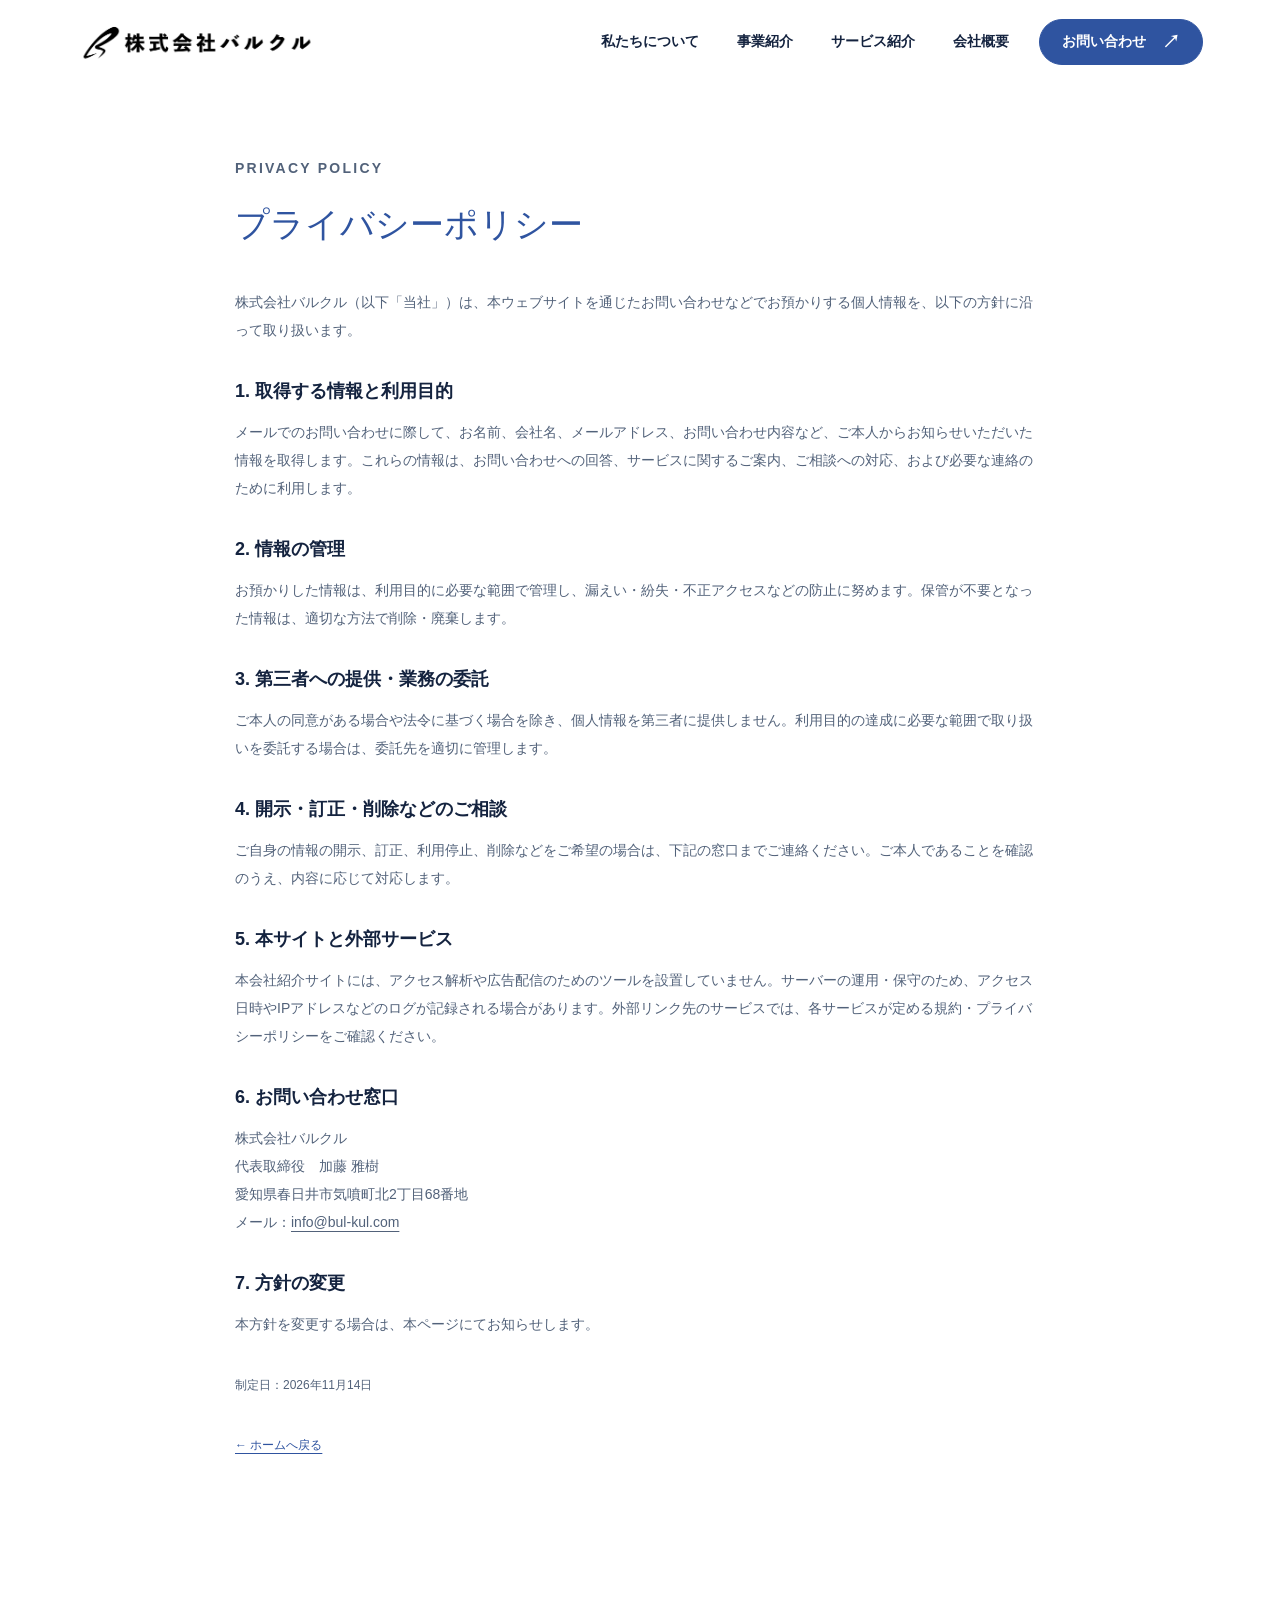
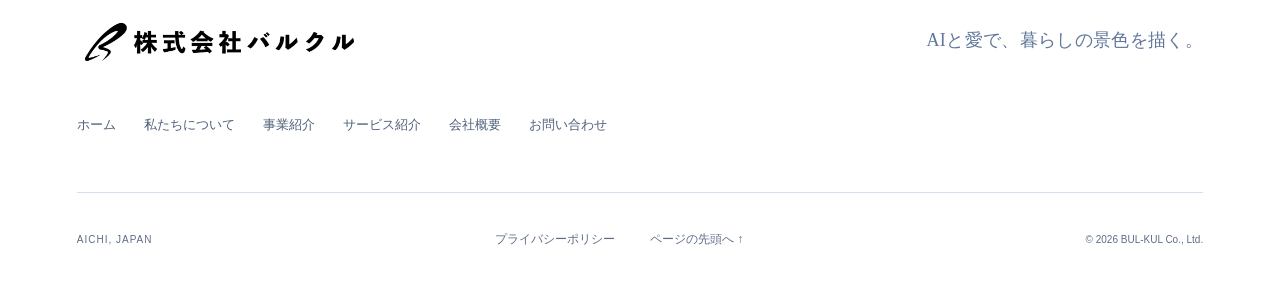
<file: privacy.html>
<!doctype html>
<html lang="ja">
<head>
  <meta charset="utf-8">
  <meta name="viewport" content="width=device-width, initial-scale=1">
  <title>プライバシーポリシー | 株式会社バルクル</title>
  <meta name="description" content="株式会社バルクルの会社紹介ウェブサイトにおける、お問い合わせ情報の取り扱いについて。">
  <meta name="theme-color" content="#3054a0">
  <link rel="canonical" href="https://bul-kul.com/privacy.html">
  <meta property="og:type" content="website">
  <meta property="og:locale" content="ja_JP">
  <meta property="og:site_name" content="株式会社バルクル">
  <meta property="og:title" content="プライバシーポリシー | 株式会社バルクル">
  <meta property="og:description" content="株式会社バルクルの会社紹介ウェブサイトにおける、お問い合わせ情報の取り扱いについて。">
  <meta property="og:url" content="https://bul-kul.com/privacy.html">
  <meta property="og:image" content="https://bul-kul.com/assets/og-image.png">
  <meta property="og:image:width" content="1200">
  <meta property="og:image:height" content="630">
  <meta property="og:image:alt" content="株式会社バルクル AIと愛で、暮らしの景色を描く。">
  <meta name="twitter:card" content="summary_large_image">
  <meta name="twitter:title" content="プライバシーポリシー | 株式会社バルクル">
  <meta name="twitter:image" content="https://bul-kul.com/assets/og-image.png">
  <link rel="icon" type="image/png" href="assets/bulkul-logo-square.png">
  <link rel="apple-touch-icon" href="assets/apple-touch-icon.png">
  <link rel="stylesheet" href="assets/style.css">
  <link rel="stylesheet" href="assets/redesign.css">
  <link rel="stylesheet" href="assets/pages.css">
  <script>document.documentElement.classList.add("js")</script>
  <script src="assets/app.js" defer></script>
</head>
<body>
  <a class="skip-link" href="#main">本文へ移動</a>
  <header class="header">
    <a class="brand" href="./" aria-label="株式会社バルクル ホーム"><img class="company-logo" src="assets/bulkul-logo.png" alt="株式会社バルクル" width="2048" height="409"></a>
    <nav class="navigation" id="navigation" aria-label="メインナビゲーション"><a href="about.html">私たちについて</a><a href="business.html">事業紹介</a><a href="service.html">サービス紹介</a><a href="company.html">会社概要</a><a class="nav-contact" href="contact.html">お問い合わせ<span aria-hidden="true">↗</span></a></nav>
    <button class="menu-button" type="button" aria-controls="navigation" aria-expanded="false" aria-label="メニューを開く"><span></span><span></span></button>
  </header>
  <main id="main">
    <div class="legal-main"><p class="eyebrow">PRIVACY POLICY</p><h1>プライバシーポリシー</h1><p>株式会社バルクル（以下「当社」）は、本ウェブサイトを通じたお問い合わせなどでお預かりする個人情報を、以下の方針に沿って取り扱います。</p><h2>1. 取得する情報と利用目的</h2><p>メールでのお問い合わせに際して、お名前、会社名、メールアドレス、お問い合わせ内容など、ご本人からお知らせいただいた情報を取得します。これらの情報は、お問い合わせへの回答、サービスに関するご案内、ご相談への対応、および必要な連絡のために利用します。</p><h2>2. 情報の管理</h2><p>お預かりした情報は、利用目的に必要な範囲で管理し、漏えい・紛失・不正アクセスなどの防止に努めます。保管が不要となった情報は、適切な方法で削除・廃棄します。</p><h2>3. 第三者への提供・業務の委託</h2><p>ご本人の同意がある場合や法令に基づく場合を除き、個人情報を第三者に提供しません。利用目的の達成に必要な範囲で取り扱いを委託する場合は、委託先を適切に管理します。</p><h2>4. 開示・訂正・削除などのご相談</h2><p>ご自身の情報の開示、訂正、利用停止、削除などをご希望の場合は、下記の窓口までご連絡ください。ご本人であることを確認のうえ、内容に応じて対応します。</p><h2>5. 本サイトと外部サービス</h2><p>本会社紹介サイトには、アクセス解析や広告配信のためのツールを設置していません。サーバーの運用・保守のため、アクセス日時やIPアドレスなどのログが記録される場合があります。外部リンク先のサービスでは、各サービスが定める規約・プライバシーポリシーをご確認ください。</p><h2>6. お問い合わせ窓口</h2><p>株式会社バルクル<br>代表取締役　加藤 雅樹<br>愛知県春日井市気噴町北2丁目68番地<br>メール：<a href="mailto:info@bul-kul.com">info@bul-kul.com</a></p><h2>7. 方針の変更</h2><p>本方針を変更する場合は、本ページにてお知らせします。</p><p class="legal-date">制定日：2026年11月14日</p><a class="legal-back" href="./">← ホームへ戻る</a></div>
  </main>
  <footer class="footer"><div class="footer-brand-row"><a class="footer-logo" href="./" aria-label="株式会社バルクル ホーム"><img class="company-logo" src="assets/bulkul-logo.png" alt="株式会社バルクル" width="2048" height="409"></a><p class="footer-slogan">AIと愛で、暮らしの景色を描く。</p></div><nav class="footer-nav" aria-label="フッターナビゲーション"><a href="./">ホーム</a><a href="about.html">私たちについて</a><a href="business.html">事業紹介</a><a href="service.html">サービス紹介</a><a href="company.html">会社概要</a><a href="contact.html">お問い合わせ</a></nav><div class="footer-bottom"><span>AICHI, JAPAN</span><div><a href="privacy.html">プライバシーポリシー</a><a href="#main">ページの先頭へ ↑</a></div><small>© 2026 BUL-KUL Co., Ltd.</small></div></footer>
  <a class="to-top" href="#main" aria-label="ページの先頭へ戻る"><span aria-hidden="true">↑</span></a>
</body>
</html>
</file>
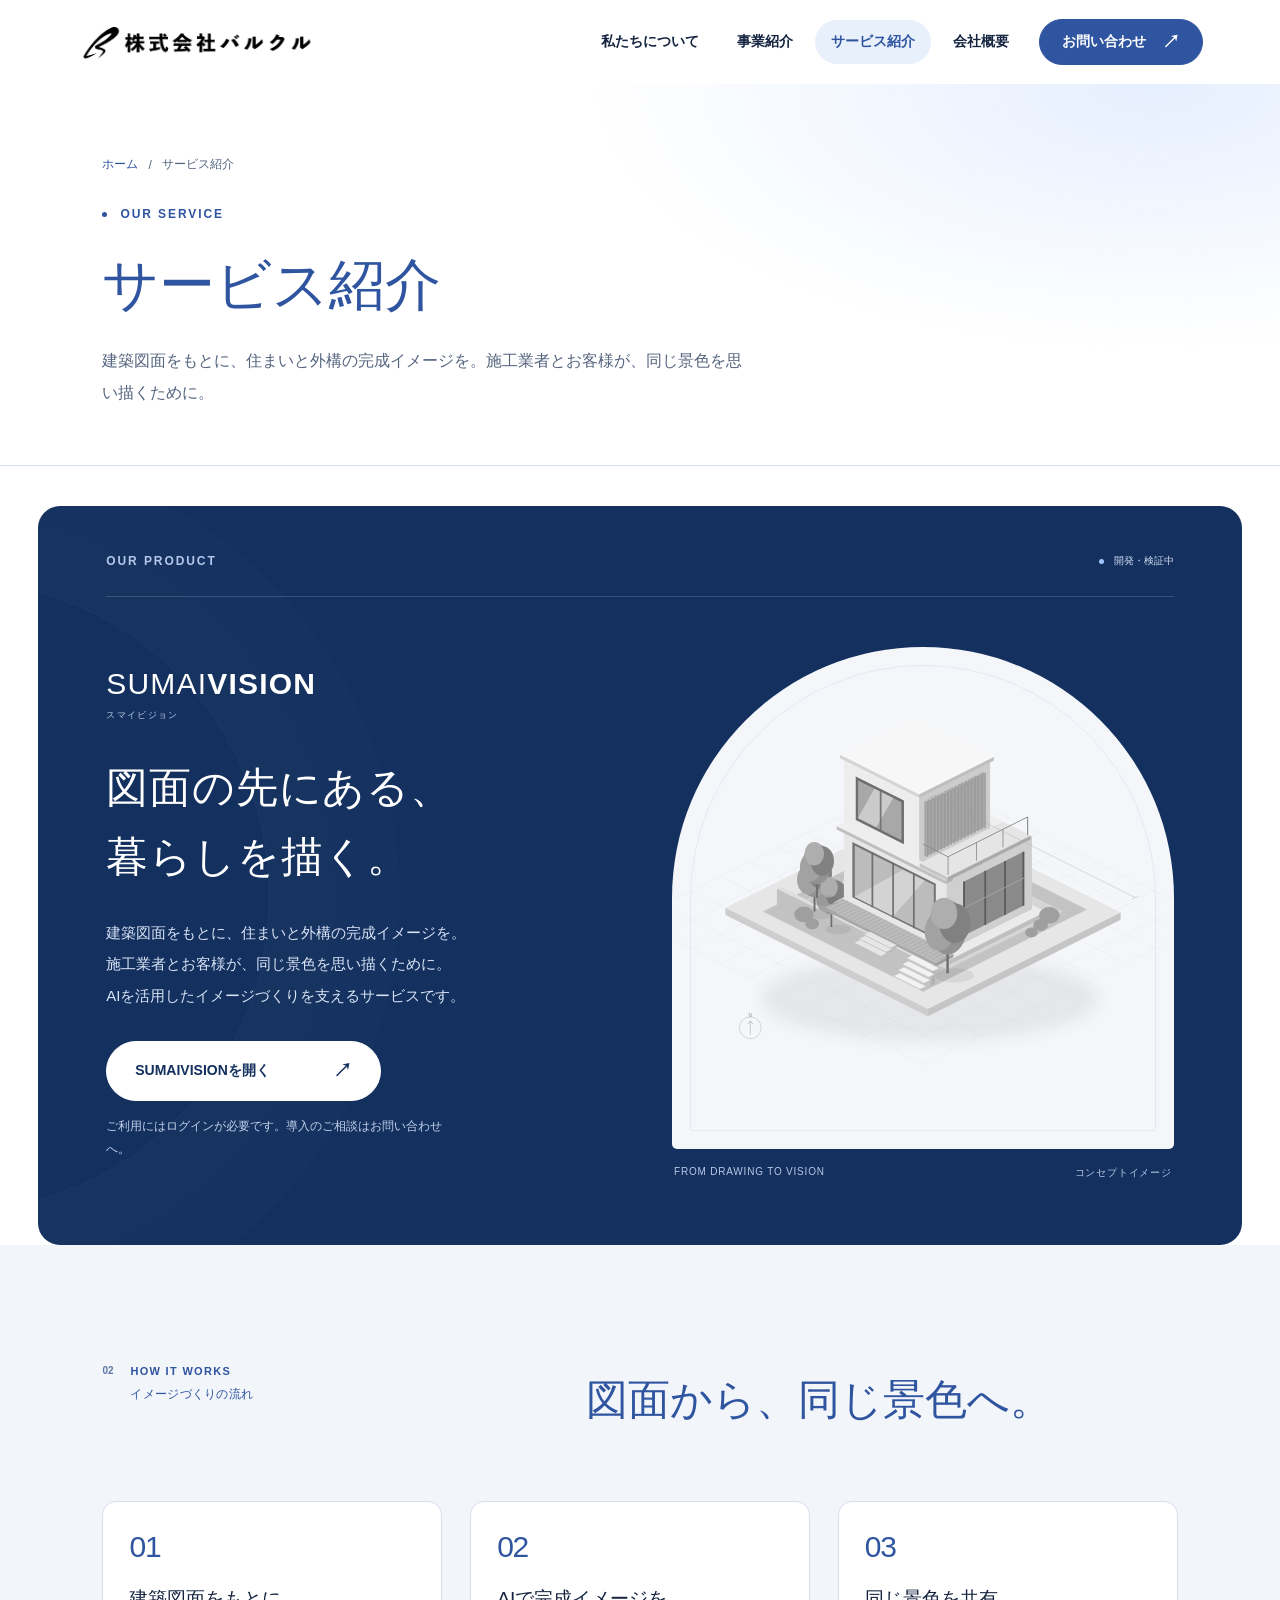
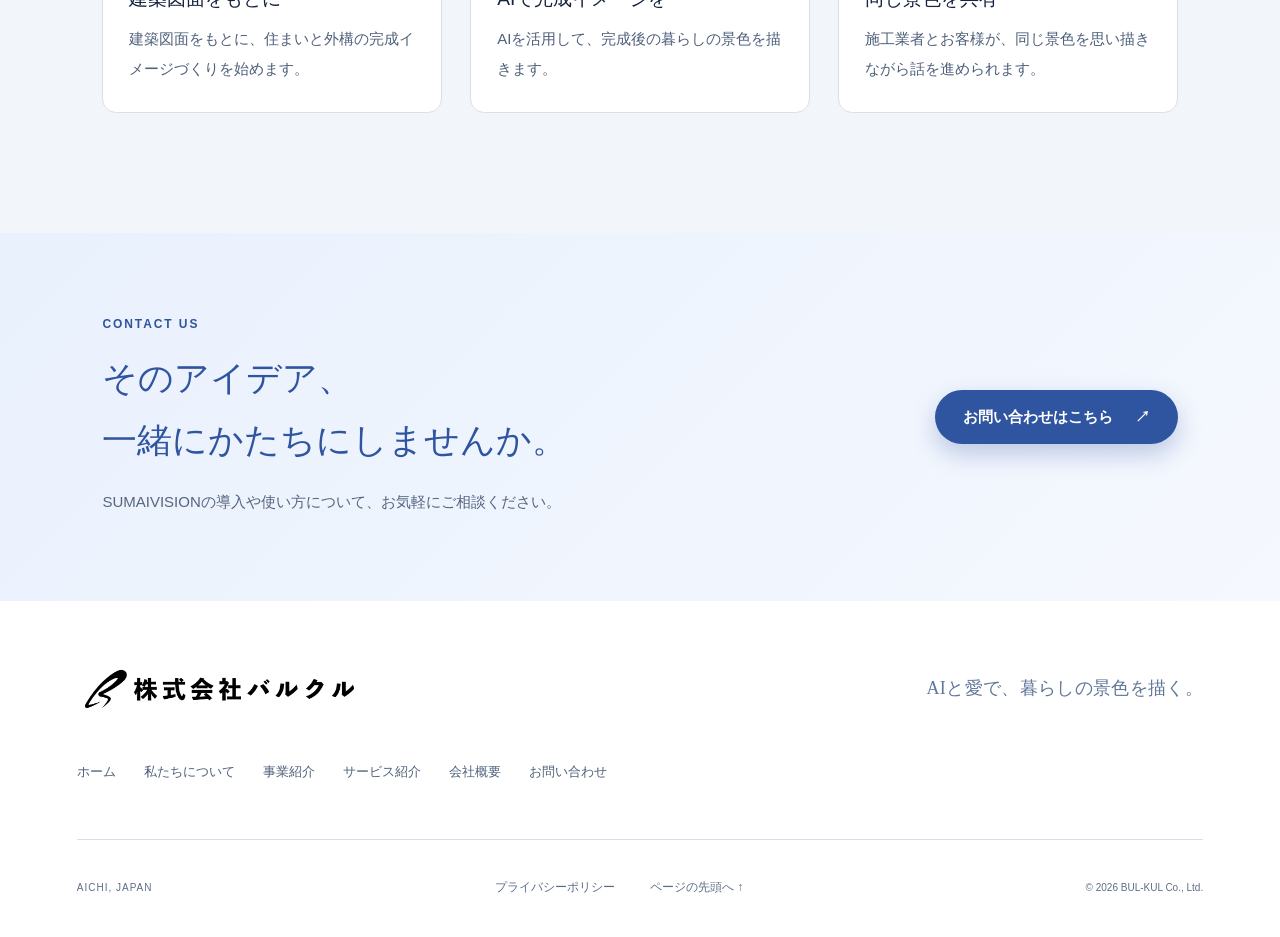
<file: service.html>
<!doctype html>
<html lang="ja">
<head>
  <meta charset="utf-8">
  <meta name="viewport" content="width=device-width, initial-scale=1">
  <title>サービス紹介 | 株式会社バルクル</title>
  <meta name="description" content="SUMAIVISION（スマイビジョン）の紹介。建築図面をもとに、住まいと外構の完成イメージを。AIを活用したイメージづくりを支えるサービスです。">
  <meta name="theme-color" content="#3054a0">
  <link rel="canonical" href="https://bul-kul.com/service.html">
  <meta property="og:type" content="website">
  <meta property="og:locale" content="ja_JP">
  <meta property="og:site_name" content="株式会社バルクル">
  <meta property="og:title" content="サービス紹介 | 株式会社バルクル">
  <meta property="og:description" content="SUMAIVISION（スマイビジョン）の紹介。建築図面をもとに、住まいと外構の完成イメージを。AIを活用したイメージづくりを支えるサービスです。">
  <meta property="og:url" content="https://bul-kul.com/service.html">
  <meta property="og:image" content="https://bul-kul.com/assets/og-image.png">
  <meta property="og:image:width" content="1200">
  <meta property="og:image:height" content="630">
  <meta property="og:image:alt" content="株式会社バルクル AIと愛で、暮らしの景色を描く。">
  <meta name="twitter:card" content="summary_large_image">
  <meta name="twitter:title" content="サービス紹介 | 株式会社バルクル">
  <meta name="twitter:image" content="https://bul-kul.com/assets/og-image.png">
  <link rel="icon" type="image/png" href="assets/bulkul-logo-square.png">
  <link rel="apple-touch-icon" href="assets/apple-touch-icon.png">
  <link rel="stylesheet" href="assets/style.css">
  <link rel="stylesheet" href="assets/redesign.css">
  <link rel="stylesheet" href="assets/pages.css">
  <script>document.documentElement.classList.add("js")</script>
  <script src="assets/app.js" defer></script>
</head>
<body>
  <a class="skip-link" href="#main">本文へ移動</a>
  <header class="header">
    <a class="brand" href="./" aria-label="株式会社バルクル ホーム"><img class="company-logo" src="assets/bulkul-logo.png" alt="株式会社バルクル" width="2048" height="409"></a>
    <nav class="navigation" id="navigation" aria-label="メインナビゲーション"><a href="about.html">私たちについて</a><a href="business.html">事業紹介</a><a href="service.html" aria-current="page">サービス紹介</a><a href="company.html">会社概要</a><a class="nav-contact" href="contact.html">お問い合わせ<span aria-hidden="true">↗</span></a></nav>
    <button class="menu-button" type="button" aria-controls="navigation" aria-expanded="false" aria-label="メニューを開く"><span></span><span></span></button>
  </header>
  <main id="main">
    <section class="page-hero" aria-labelledby="page-title">
      <nav class="breadcrumb" aria-label="パンくずリスト"><a href="./">ホーム</a><span aria-hidden="true">/</span><span aria-current="page">サービス紹介</span></nav>
      <p class="eyebrow"><span class="dot"></span> OUR SERVICE</p>
      <h1 id="page-title">サービス紹介</h1>
      <p class="page-lead">建築図面をもとに、住まいと外構の完成イメージを。施工業者とお客様が、同じ景色を思い描くために。</p>
    </section>
<section class="product" id="sumaivision" aria-labelledby="product-title">
      <div class="product-top"><p class="eyebrow">OUR PRODUCT</p><span class="product-status"><span class="dot"></span> 開発・検証中</span></div>
      <div class="product-grid reveal"><div class="product-copy"><div class="product-wordmark">SUMAI<span>VISION</span><span class="product-reading">スマイビジョン</span></div><h2 id="product-title">図面の先にある、<br>暮らしを描く。</h2><p>建築図面をもとに、住まいと外構の完成イメージを。<br>施工業者とお客様が、同じ景色を思い描くために。<br>AIを活用したイメージづくりを支えるサービスです。</p><a class="button button-light" href="https://sumaivision.com" target="_blank" rel="noopener noreferrer">SUMAIVISIONを開く<span aria-hidden="true">↗</span><span class="sr-only">（新しいタブ）</span></a><p class="product-note">ご利用にはログインが必要です。導入のご相談はお問い合わせへ。</p></div><div class="product-visual"><div class="product-image"><img src="assets/architecture.svg" width="900" height="850" alt="住まいと外構の完成イメージを表すコンセプトイラスト" loading="lazy"></div><div class="visual-caption"><span>FROM DRAWING TO VISION</span><span>コンセプトイメージ</span></div></div></div>
    </section>
    <section class="steps section" aria-labelledby="steps-title">
      <div class="section-heading reveal"><div class="section-label"><span class="section-number">02</span><span>HOW IT WORKS</span><p>イメージづくりの流れ</p></div><h2 id="steps-title">図面から、同じ景色へ。</h2></div>
      <ol class="steps-list">
        <li class="reveal"><span class="step-no">01</span><h3>建築図面をもとに</h3><p>建築図面をもとに、住まいと外構の完成イメージづくりを始めます。</p></li>
        <li class="reveal"><span class="step-no">02</span><h3>AIで完成イメージを</h3><p>AIを活用して、完成後の暮らしの景色を描きます。</p></li>
        <li class="reveal"><span class="step-no">03</span><h3>同じ景色を共有</h3><p>施工業者とお客様が、同じ景色を思い描きながら話を進められます。</p></li>
      </ol>
    </section>
    <section class="page-cta section reveal" aria-label="お問い合わせ案内">
      <div><p class="eyebrow">CONTACT US</p><h2>そのアイデア、<br>一緒にかたちにしませんか。</h2><p>SUMAIVISIONの導入や使い方について、お気軽にご相談ください。</p></div>
      <a class="button-solid" href="contact.html">お問い合わせはこちら<span aria-hidden="true">↗</span></a>
    </section>
  </main>
  <footer class="footer"><div class="footer-brand-row"><a class="footer-logo" href="./" aria-label="株式会社バルクル ホーム"><img class="company-logo" src="assets/bulkul-logo.png" alt="株式会社バルクル" width="2048" height="409"></a><p class="footer-slogan">AIと愛で、暮らしの景色を描く。</p></div><nav class="footer-nav" aria-label="フッターナビゲーション"><a href="./">ホーム</a><a href="about.html">私たちについて</a><a href="business.html">事業紹介</a><a href="service.html">サービス紹介</a><a href="company.html">会社概要</a><a href="contact.html">お問い合わせ</a></nav><div class="footer-bottom"><span>AICHI, JAPAN</span><div><a href="privacy.html">プライバシーポリシー</a><a href="#main">ページの先頭へ ↑</a></div><small>© 2026 BUL-KUL Co., Ltd.</small></div></footer>
  <a class="to-top" href="#main" aria-label="ページの先頭へ戻る"><span aria-hidden="true">↑</span></a>
</body>
</html>
</file>
<file: assets/style.css>
:root{--blue:#2f54a0;--navy:#163970;--ink:#182b4c;--muted:#66748a;--pale:#f2f5fa;--line:#d9e0eb;--sans:"Noto Sans JP","Hiragino Kaku Gothic ProN","Yu Gothic",Meiryo,sans-serif;--serif:"Noto Serif JP","Yu Mincho","Hiragino Mincho ProN",serif}
*{box-sizing:border-box}html{scroll-behavior:smooth;scroll-padding-top:30px}body{margin:0;background:#fff;color:var(--ink);font-family:var(--sans);-webkit-font-smoothing:antialiased}a{color:inherit;text-decoration:none}button{font:inherit;cursor:pointer}img,svg{display:block;max-width:100%}img{height:auto}p,h1,h2,h3,figure,dl,dd{margin:0}a,button{-webkit-tap-highlight-color:transparent}a:focus-visible,button:focus-visible{outline:2px solid #6f95d7;outline-offset:7px}.skip-link{position:fixed;z-index:100;top:-60px;left:20px;background:var(--navy);color:white;padding:12px}.skip-link:focus{top:12px}.sr-only{position:absolute;width:1px;height:1px;padding:0;margin:-1px;overflow:hidden;clip:rect(0,0,0,0);white-space:nowrap;border:0}
.header{height:110px;padding:0 6%;display:flex;justify-content:space-between;align-items:center;position:relative;z-index:10;background:white}.brand{width:285px;max-width:33%;display:block}.company-logo{width:100%;height:auto}.navigation{display:flex;align-items:center;gap:34px;font-size:12px;font-weight:600}.navigation>a{transition:color .2s}.navigation>a:hover{color:#537bc6}.navigation .nav-contact{display:flex;align-items:center;gap:30px;border:1px solid var(--line);border-radius:40px;padding:16px 25px;color:var(--blue)}.nav-contact span{font-size:18px}.menu-button{display:none}
.hero{padding:15px 6% 0;overflow:hidden}.hero-inner{display:grid;grid-template-columns:1fr 1.08fr;align-items:center;max-width:1440px;margin:auto;min-height:640px;position:relative}.hero-copy{position:relative;z-index:1;padding:25px 0 45px}.eyebrow{font-family:Arial,var(--sans);font-size:11px;font-weight:600;letter-spacing:.16em;display:flex;align-items:center;gap:13px;color:var(--blue)}.dot{display:inline-block;width:5px;height:5px;border-radius:50%;background:currentColor}.hero h1{font-family:var(--serif);font-size:clamp(44px,4.65vw,74px);font-weight:500;line-height:1.53;letter-spacing:.02em;margin:33px 0 25px;color:var(--blue)}.hero h1>span{display:block;white-space:nowrap}.hero-description{font-size:14px;line-height:2.2;letter-spacing:.025em;color:#657086}.text-link{display:inline-flex;align-items:center;gap:35px;margin-top:27px;font-size:12px;font-weight:600;color:var(--blue)}.round-arrow{display:grid;place-items:center;width:44px;height:44px;border:1px solid #a2b7dc;border-radius:50%;font-size:21px;transition:background .2s,transform .2s}.text-link:hover .round-arrow{background:var(--pale);transform:translate(2px,-2px)}.hero-art{width:118%;max-width:none;margin-left:-9%;position:relative;align-self:center;pointer-events:none}.hero-art img{width:100%}.hero-art figcaption{display:flex;align-items:center;justify-content:flex-end;gap:12px;position:absolute;right:10%;bottom:5%;font-family:Arial,sans-serif;font-size:10px;letter-spacing:.15em;color:#5f7396}.art-line{height:1px;width:38px;background:#a6b6d1}.hero-bottom{max-width:1440px;margin:auto;display:flex;justify-content:space-between;align-items:center;border-top:1px solid var(--line);padding:24px 0 28px;font-family:Arial,sans-serif;font-size:10px;letter-spacing:.12em;color:#5a6a84}.hero-bottom a{display:flex;align-items:center;gap:22px;color:var(--blue)}.hero-bottom a span{font-size:20px}
.section{padding:112px 8%}.section-label{font-size:11px;letter-spacing:.12em;font-weight:600;display:grid;grid-template-columns:28px auto;align-content:start;color:var(--blue)}.section-label .section-number{color:#5f77a6;font-size:10px;letter-spacing:0}.section-label p,.section-label h2{grid-column:2;font-size:12px;font-weight:500;letter-spacing:.025em;margin-top:9px}.about{background:var(--pale);display:grid;grid-template-columns:1fr 1.1fr;gap:10%;position:relative}.about-intro h2{font-family:var(--serif);font-size:clamp(32px,3.15vw,48px);font-weight:500;line-height:1.85;margin-top:32px;letter-spacing:.04em}.about-intro h2>span{color:var(--blue)}.about-signature{display:flex;align-items:center;gap:20px;font-family:var(--serif);font-size:27px;color:#8ba2ce;margin-top:38px}.about-signature i{display:block;width:75px;height:1px;background:#bac9e1;position:relative}.about-signature i:before,.about-signature i:after{content:"";position:absolute;top:-2px;background:var(--blue);width:5px;height:5px;border-radius:50%}.about-signature i:after{right:0}.about-content{padding-top:72px}.about-lead{font-family:var(--serif);font-size:clamp(18px,1.5vw,24px);line-height:2.1;font-weight:500}.about-body{margin-top:30px;display:grid;gap:22px;font-size:14px;line-height:2.25;color:#5b6d88;letter-spacing:.02em}.inline-link{display:inline-flex;align-items:center;gap:35px;border-bottom:1px solid #a7b9da;padding-bottom:10px;margin-top:32px;font-size:11px;font-weight:600;color:var(--blue)}.inline-link span{font-size:17px;transition:transform .2s}.inline-link:hover span{transform:translate(3px,-3px)}
.section-heading{display:flex;justify-content:space-between;align-items:flex-start;margin-bottom:65px}.section-heading h2{font-family:var(--serif);font-size:clamp(32px,3.25vw,48px);font-weight:500;line-height:1.7;color:var(--blue);width:55%}.business-rows{display:grid;grid-template-columns:repeat(3,minmax(0,1fr));gap:38px}.business-row{position:relative;display:flex;flex-direction:column;align-items:flex-start;border-top:1px solid #b9c8e1;padding:30px 0 12px}.business-index{font-family:Arial,sans-serif;font-size:25px;font-weight:400;letter-spacing:-.06em;color:var(--blue);margin-bottom:55px}.business-title{margin-bottom:22px}.micro-label{display:block;font-family:Arial,var(--sans);font-size:10px;letter-spacing:.12em;color:var(--muted)}.business-title h3{font-size:clamp(15px,1.55vw,23px);font-weight:500;margin-top:13px;line-height:1.7;letter-spacing:-.01em}.business-row p{font-size:13px;line-height:2.2;color:#65748a}.service-icon{position:absolute;right:4px;top:27px;fill:none;stroke:#6d8cbe;stroke-width:1.1;width:45px;height:45px}
.product{margin:0 3%;padding:48px 5.3% 65px;background:var(--navy);color:#fff;position:relative;overflow:hidden;border-radius:5px}.product:before{content:"";position:absolute;width:630px;height:630px;border:1px solid #ffffff0c;border-radius:50%;left:-400px;top:10%;box-shadow:0 0 0 65px #ffffff02,0 0 0 130px #ffffff02;pointer-events:none}.product-top{display:flex;justify-content:space-between;align-items:center;padding-bottom:28px;border-bottom:1px solid #ffffff28;position:relative}.product-top .eyebrow{color:#b5c8ea}.product-status{font-size:10px;display:flex;align-items:center;gap:10px;color:#d2def2}.product-status .dot{color:#9fc4fc}.product-grid{display:grid;grid-template-columns:1fr 1fr;gap:6%;align-items:center;margin-top:50px;position:relative}.product-wordmark{font-family:Arial,sans-serif;font-size:30px;font-weight:300;letter-spacing:.04em;display:flex;flex-wrap:wrap}.product-wordmark>span:first-child{font-weight:700}.product-reading{flex-basis:100%;font-family:var(--sans);font-size:9px;letter-spacing:.15em;font-weight:400;margin-top:8px;color:#bbcae5}.product-copy h2{font-family:var(--serif);font-size:clamp(30px,3.3vw,50px);font-weight:500;line-height:1.65;letter-spacing:.02em;margin:31px 0 25px}.product-copy>p{font-size:13px;line-height:2.2;color:#cfdbef}.button{display:inline-flex;align-items:center;justify-content:space-between;gap:45px;margin-top:30px;padding:19px 24px;min-width:275px;border:1px solid #ffffff8a;border-radius:3px;font-size:12px;transition:background .2s,color .2s}.button>span[aria-hidden]{font-size:19px}.button:hover{background:white;color:var(--blue)}.product-copy .product-note{font-size:11px;line-height:1.9;color:#aebfdd;margin-top:14px;max-width:355px}.product-visual{align-self:center}.product-image{background:#f4f6fa;border-radius:50% 50% 5px 5px;overflow:hidden;aspect-ratio:1/1;position:relative}.product-image:after{content:"";position:absolute;inset:18px;border:1px solid #2f54a015;border-radius:50% 50% 2px 2px;pointer-events:none}.product-image img{width:100%;height:100%;object-fit:contain;filter:grayscale(1);transform:scale(1.03)}.visual-caption{display:flex;justify-content:space-between;gap:10px;font-size:10px;letter-spacing:.08em;color:#b7c8e4;padding:17px 2px 0}
.company{display:grid;grid-template-columns:1fr 1.65fr;gap:12%;padding-top:125px;padding-bottom:125px}.company .section-label h2{font-family:var(--serif);font-size:36px;line-height:1.5;font-weight:500;grid-column:1/3;margin-top:25px}.company-square-logo{width:180px;margin-top:50px;mix-blend-mode:multiply}.company-list{border-top:1px solid #91a9d0}.company-list>div{display:grid;grid-template-columns:105px 1fr;gap:25px;padding:23px 0;border-bottom:1px solid var(--line);font-size:13px;line-height:1.9}.company-list dt{color:#66758c;font-size:12px}.company-list dd{font-weight:500}.company-list a{display:inline-flex;align-items:center;gap:15px}.company-list a:hover{color:var(--blue)}
.contact{background:#edf2fa;display:grid;grid-template-columns:1.1fr 1fr;gap:7%;align-items:center;position:relative;padding-top:75px;padding-bottom:70px}.contact h2{font-family:var(--serif);font-size:clamp(26px,2.7vw,40px);font-weight:500;color:var(--blue);line-height:1.8;margin:22px 0}.contact-copy>p:last-child{font-size:13px;line-height:2;color:#65758e}.contact-mail{display:block;border-bottom:1px solid #abbdda;padding:22px 0}.contact-mail .micro-label{font-size:10px}.contact-address{display:flex;justify-content:space-between;gap:20px;font-family:Arial,sans-serif;font-size:clamp(25px,3.1vw,44px);font-weight:400;letter-spacing:-.04em;line-height:1.6;color:var(--blue);margin-top:10px;white-space:nowrap}.contact-address>span{font-size:30px;transition:transform .2s}.contact-mail:hover .contact-address>span{transform:translate(3px,-3px)}.email-tools{display:flex;justify-content:space-between;align-items:center;gap:15px;font-size:11px;color:#5d6d86;margin-top:14px}.copy-email{color:var(--blue);border:0;min-height:44px;padding:12px 0;background:transparent;font-size:12px}.copy-feedback{display:block;min-height:20px;padding-top:7px;color:var(--blue);font-size:10px}
.footer{padding:58px 6% 28px}.footer-brand-row{display:flex;justify-content:space-between;align-items:center;gap:30px}.footer-logo{display:block;width:285px;max-width:40%}.footer-slogan{font-family:var(--serif);font-size:18px;color:#607799;letter-spacing:.02em}.footer-bottom{display:flex;align-items:center;justify-content:space-between;gap:25px;border-top:1px solid var(--line);padding-top:25px;margin-top:45px;font-size:11px;color:#5d6d86}.footer-bottom>span{font-family:Arial,sans-serif;font-size:10px;letter-spacing:.1em}.footer-bottom>div{display:flex;gap:35px}.footer-bottom small{font-family:Arial,sans-serif;font-size:10px}.legal-home{font-size:12px;color:var(--blue)}.legal-main{max-width:900px;padding:70px 45px 100px;margin:auto}.legal-main .eyebrow{margin-bottom:20px}.legal-main h1{font-family:var(--serif);font-size:34px;font-weight:500;margin-bottom:40px;color:var(--blue)}.legal-main h2{font-size:18px;font-weight:600;margin:35px 0 15px}.legal-main p{font-size:14px;line-height:2;color:#52627a}.legal-main a{text-decoration:underline;text-underline-offset:4px}.legal-main .legal-date{margin-top:35px;font-size:12px}.legal-back{display:inline-block;margin-top:40px;color:var(--blue);font-size:12px}
@media(min-width:1700px){.header,.section,.footer{padding-left:max(8%,calc((100vw - 1380px)/2));padding-right:max(8%,calc((100vw - 1380px)/2))}.hero h1{font-size:78px}.hero-inner{min-height:750px}.product{max-width:1540px;margin-left:auto;margin-right:auto}.business-title h3{font-size:23px}}
@media(max-width:1100px){.header{height:92px;padding:0 5%}.brand{width:250px}.navigation{gap:22px;font-size:11px}.navigation .nav-contact{padding:13px 19px;gap:18px}.hero{padding:16px 6% 0}.hero-inner{min-height:590px;grid-template-columns:1fr 1fr}.hero h1{font-size:5vw}.hero-description{font-size:13px}.hero-art{width:119%;margin-left:-10%}.hero-art figcaption{font-size:9px}.section{padding:85px 6%}.about{gap:7%;grid-template-columns:1fr 1.05fr}.about-intro h2{font-size:36px}.about-lead{font-size:17px}.about-body{font-size:13px}.about-content{padding-top:70px}.business-rows{gap:27px}.business-title h3{font-size:17px}.business-row p{font-size:12px}.business-title{min-height:72px}.product{padding:36px 4.5% 45px}.product-grid{gap:5%}.product-copy h2{font-size:36px}.product-copy>p{font-size:12px}.product-wordmark{font-size:27px}.company{gap:9%;grid-template-columns:1fr 1.8fr}.company-list>div{grid-template-columns:85px 1fr;gap:20px;font-size:12px}.contact h2{font-size:28px}.contact-address{font-size:31px}.footer-slogan{font-size:16px}}
@media(max-width:760px){html{scroll-padding-top:25px}.header{height:82px;padding:0 6%}.brand{width:235px;max-width:73%}.menu-button{display:flex;align-items:center;justify-content:center;flex-direction:column;gap:6px;border:1px solid var(--line);border-radius:50%;width:42px;height:42px;background:white}.menu-button span{width:16px;height:1px;background:var(--blue);transition:transform .2s}.menu-button[aria-expanded=true] span:first-child{transform:translateY(3.5px) rotate(45deg)}.menu-button[aria-expanded=true] span:last-child{transform:translateY(-3.5px) rotate(-45deg)}.navigation{display:none;position:absolute;top:82px;left:0;right:0;padding:16px 6% 27px;background:white;border-bottom:1px solid var(--line);box-shadow:0 15px 25px #1639700a;flex-direction:column;align-items:stretch;gap:0;font-size:12px}.navigation.is-open{display:flex}.navigation>a{padding:16px 0}.navigation .nav-contact{margin-top:10px;justify-content:space-between;padding:16px 22px}.hero{padding:0 7%}.hero-inner{display:flex;flex-direction:column;align-items:stretch;min-height:0}.hero-copy{padding:32px 0 0}.eyebrow{font-size:10px;letter-spacing:.13em;gap:10px}.hero h1{font-size:clamp(32px,9.1vw,61px);line-height:1.55;margin:25px 0 23px;letter-spacing:.02em}.hero-description{font-size:13px;line-height:2.1}.text-link{font-size:11px;gap:27px;margin-top:23px}.round-arrow{width:38px;height:38px;font-size:19px}.hero-art{width:112%;margin:-8px -6% -4%;align-self:center}.hero-art img{width:100%}.hero-art figcaption{bottom:9%;right:8%;font-size:9px;gap:8px}.art-line{width:28px}.hero-bottom{font-size:10px;padding:18px 0 21px}.hero-bottom a{gap:13px;font-size:10px}.hero-bottom>span:last-child{display:none}.hero-bottom a span{font-size:17px}.section{padding:65px 7%}.section-label{font-size:9px;grid-template-columns:25px auto}.section-label p{font-size:11px}.about{display:block}.about-intro h2{font-size:32px;line-height:1.8;margin-top:28px}.about-signature{font-size:23px;margin-top:25px;gap:15px}.about-signature i{width:60px}.about-content{padding-top:35px}.about-lead{font-size:16px;line-height:2}.about-body{font-size:13px;line-height:2.1;margin-top:22px;gap:18px}.desktop-break{display:none}.inline-link{font-size:11px;margin-top:27px}.section-heading{display:block;margin-bottom:38px}.section-heading h2{font-size:31px;line-height:1.75;width:auto;margin-top:28px}.business-rows{grid-template-columns:1fr;gap:29px}.business-row{padding:23px 0 3px;display:grid;grid-template-columns:31px 1fr;column-gap:19px;align-items:start}.business-index{font-size:18px;margin:0;grid-row:1/3}.business-title{min-height:0;margin:0 0 17px;padding-right:30px}.micro-label{font-size:10px;letter-spacing:.08em}.business-title h3{font-size:19px;margin-top:10px;line-height:1.7}.business-row p{grid-column:2;font-size:13px;line-height:2.15}.service-icon{width:29px;height:29px;top:24px;right:0;stroke-width:1.5}.product{margin:0 4%;padding:29px 7% 35px;border-radius:4px}.product-top{padding-bottom:21px}.product-top .eyebrow{font-size:10px}.product-status{font-size:10px;gap:7px}.product-grid{display:flex;flex-direction:column;align-items:stretch;margin-top:31px;gap:35px}.product-wordmark{font-size:28px}.product-reading{font-size:10px}.product-copy h2{font-size:32px;line-height:1.7;margin:24px 0 22px}.product-copy>p{font-size:13px;line-height:2.1}.product-copy>p br{display:none}.button{min-width:0;width:100%;padding:17px 20px;margin-top:25px;font-size:11px}.product-copy .product-note{font-size:11px;line-height:1.9;margin-top:13px}.product-image{max-width:440px;margin:auto}.visual-caption{font-size:9px;padding-top:14px}.company{display:block}.company-heading{display:flex;align-items:center;justify-content:space-between;gap:20px}.company .section-label h2{font-size:28px;margin-top:20px}.company-square-logo{width:96px;margin:0}.company-list{margin-top:32px}.company-list>div{grid-template-columns:77px 1fr;gap:17px;padding:21px 0;font-size:12px}.company-list dt{font-size:12px}.contact{display:block;padding-top:54px;padding-bottom:45px}.contact h2{font-size:clamp(20px,5.8vw,29px);line-height:1.8;margin:22px 0 19px}.contact-copy>p:last-child{font-size:13px}.contact-action{margin-top:18px}.contact-address{font-size:clamp(25px,8.1vw,40px);margin-top:9px}.contact-address>span{font-size:25px}.contact-mail{padding:20px 0}.email-tools{font-size:10px;gap:10px}.copy-email{font-size:11px}.footer{padding:38px 7% 26px}.footer-brand-row{display:block}.footer-logo{width:255px;max-width:100%}.footer-slogan{font-size:14px;margin-top:24px}.footer-bottom{display:grid;grid-template-columns:1fr;gap:21px;margin-top:30px;padding-top:22px;font-size:11px}.footer-bottom>div{justify-content:space-between;gap:15px}.legal-home{font-size:10px}.legal-main{padding:48px 7% 65px}.legal-main h1{font-size:26px}.legal-main h2{font-size:16px}.legal-main p{font-size:12px}}
@media(prefers-reduced-motion:reduce){html{scroll-behavior:auto}*,*::before,*::after{animation:none!important;transition:none!important}}
</file>
<file: assets/redesign.css>
/* bul-kul.com redesign layer (loaded after style.css) */
:root{--blue:#2f54a0;--navy:#13305f;--sky:#e8f0fc;--ink:#14233f;--muted:#55657f;--line:#d6dfed;--shadow:0 14px 34px rgba(22,57,112,.10)}
html{scroll-padding-top:96px}
body{font-size:16px;color:var(--ink)}
/* header */
.header{position:sticky;top:0;height:84px;background:rgba(255,255,255,.88);-webkit-backdrop-filter:saturate(1.4) blur(14px);backdrop-filter:saturate(1.4) blur(14px);border-bottom:1px solid transparent;transition:border-color .25s,box-shadow .25s,height .25s}
.header.is-scrolled{height:72px;border-bottom-color:var(--line);box-shadow:0 6px 24px rgba(22,57,112,.06)}
.brand{width:240px}
.navigation{gap:6px;font-size:14px}
.navigation>a{display:inline-flex;align-items:center;min-height:44px;padding:10px 16px;border-radius:999px;transition:background .2s,color .2s,transform .2s}
.navigation>a:not(.nav-contact):hover{background:var(--sky);color:var(--blue)}
.navigation>a.is-current:not(.nav-contact){background:var(--sky);color:var(--blue)}
.navigation>a.nav-contact{margin-left:8px;padding:10px 22px;gap:16px;background:var(--blue);border-color:var(--blue);color:#fff}
.navigation>a.nav-contact:hover{background:var(--navy);color:#fff;transform:translateY(-1px)}
/* hero */
.hero{padding-top:20px;background:radial-gradient(900px 520px at 88% 8%,#e6efff 0,rgba(230,239,255,0) 65%)}
.hero h1{font-size:clamp(40px,4.9vw,76px);line-height:1.5}
.hero-description{font-size:clamp(15px,1.25vw,18px);line-height:2.05;color:var(--muted)}
.eyebrow{font-size:12px}
.hero-actions{display:flex;flex-wrap:wrap;align-items:center;gap:14px 26px;margin-top:34px}
.hero-actions .text-link{margin-top:0}
.button-solid{display:inline-flex;align-items:center;gap:22px;min-height:54px;padding:14px 28px;background:var(--blue);color:#fff;border-radius:999px;font-size:15px;font-weight:600;box-shadow:0 10px 24px rgba(47,84,160,.28);transition:background .2s,transform .2s,box-shadow .2s}
.button-solid:hover{background:var(--navy);transform:translateY(-2px);box-shadow:0 14px 28px rgba(19,48,95,.32)}
.text-link{font-size:14px;min-height:44px}
.hero-art img{animation:bk-float 9s ease-in-out infinite}
@keyframes bk-float{0%,100%{transform:translateY(0)}50%{transform:translateY(-12px)}}
.hero-bottom a{min-height:44px}
/* sections */
.section{padding-top:120px;padding-bottom:120px}
.about-lead{font-size:clamp(20px,1.7vw,27px)}
.about-body{font-size:16px;line-height:2.1;color:#4a5b76}
.inline-link{min-height:44px;font-size:14px}
.business{background:#fff}
.business-rows{gap:28px}
.business-row{background:#fff;border:1px solid var(--line);border-top:3px solid var(--blue);border-radius:14px;padding:30px 28px 28px;transition:transform .25s,box-shadow .25s}
.business-row:hover{transform:translateY(-5px);box-shadow:var(--shadow)}
.business-index{margin-bottom:36px}
.business-title h3{font-size:clamp(18px,1.6vw,23px)}
.business-row p{font-size:15px;line-height:2;color:#4f607a}
.service-icon{right:24px;top:28px;width:48px;height:48px}
/* product */
.product{border-radius:22px}
.product-copy>p{font-size:15px;line-height:2.1;color:#d9e4f6}
.button{min-height:54px;background:#fff;border-color:#fff;color:var(--navy);font-size:14px;font-weight:700;border-radius:999px;padding:16px 28px}
.button:hover{background:#dce8ff;color:var(--navy)}
.product-copy .product-note{font-size:12px;color:#c3d1ea}
/* company */
.company-list>div{font-size:15px;padding:24px 0}
.company-list dt{font-size:13px}
.company-list a{min-height:44px}
/* contact */
.contact{background:linear-gradient(135deg,#e9f1fd 0,#f5f8fe 100%)}
.contact-copy>p:last-child{font-size:15px}
.contact-mail{background:#fff;border:1px solid var(--line);border-radius:18px;padding:28px 32px;box-shadow:var(--shadow);transition:transform .25s,box-shadow .25s}
.contact-mail:hover{transform:translateY(-3px);box-shadow:0 18px 40px rgba(22,57,112,.14)}
.email-tools{font-size:12px}
.copy-feedback{font-size:12px}
/* footer */
.footer-bottom{font-size:12px}
.footer-bottom a{display:inline-flex;align-items:center;min-height:44px}
/* back to top */
.to-top{position:fixed;right:20px;bottom:20px;z-index:50;width:48px;height:48px;border-radius:50%;background:var(--blue);color:#fff;display:grid;place-items:center;font-size:20px;box-shadow:0 10px 24px rgba(22,57,112,.3);opacity:0;visibility:hidden;transform:translateY(8px);transition:opacity .25s,transform .25s,visibility .25s}
.to-top.is-show{opacity:1;visibility:visible;transform:none}
.to-top:hover{background:var(--navy)}
/* reveal on scroll */
.js .reveal{opacity:0;transform:translateY(24px);transition:opacity .7s ease,transform .7s ease}
.js .reveal.is-visible{opacity:1;transform:none}
.js .business-row.reveal:nth-child(2){transition-delay:.1s}
.js .business-row.reveal:nth-child(3){transition-delay:.2s}
.js .business-row.reveal.is-visible:hover{transform:translateY(-5px);transition-delay:0s}
@media(max-width:1100px){.header{height:76px}.brand{width:210px}.navigation{font-size:13px;gap:2px}.navigation>a{padding:10px 12px}}
@media(max-width:760px){
 html{scroll-padding-top:80px}
 body{font-size:15px}
 .header,.header.is-scrolled{height:68px}
 .brand{width:200px}
 .menu-button{width:44px;height:44px}
 .navigation{top:100%;gap:0}
 .navigation>a{width:100%;padding:16px 8px;border-radius:10px;font-size:15px}
 .navigation>a.nav-contact{margin:10px 0 0;justify-content:space-between;padding:16px 22px}
 .hero h1{font-size:clamp(34px,9.6vw,60px)}
 .hero-actions{gap:8px 20px;margin-top:26px}
 .button-solid{width:100%;justify-content:space-between}
 .section{padding-top:72px;padding-bottom:72px}
 .about-body{font-size:15px}
 .business-row{display:block;padding:26px 22px 24px}
 .business-index{display:block;font-size:18px;margin-bottom:22px}
 .business-title{padding-right:56px}
 .service-icon{right:20px;top:22px;width:34px;height:34px}
 .business-row p{font-size:14px}
 .product{border-radius:16px}
 .product-copy>p{font-size:14px}
 .button{width:100%}
 .contact-mail{padding:22px 20px}
 .to-top{right:14px;bottom:14px}
}
@media(prefers-reduced-motion:reduce){.js .reveal{opacity:1;transform:none;transition:none}.hero-art img{animation:none}}
</file>
<file: assets/pages.css>
/* multi-page layer */
.navigation>a[aria-current="page"]:not(.nav-contact){background:var(--sky);color:var(--blue)}
.navigation>a.nav-contact[aria-current="page"]{background:var(--navy)}
.page-hero{padding:72px 8% 56px;background:radial-gradient(800px 380px at 90% 0,#e6efff 0,rgba(230,239,255,0) 70%),#fff;border-bottom:1px solid var(--line)}
.breadcrumb{display:flex;flex-wrap:wrap;align-items:center;gap:10px;font-size:12px;color:var(--muted);margin-bottom:34px}
.breadcrumb a{display:inline-flex;align-items:center;min-height:44px;margin:-14px 0;color:var(--blue)}
.breadcrumb a:hover{text-decoration:underline;text-underline-offset:4px}
.page-hero h1{font-family:var(--serif);font-size:clamp(34px,4.4vw,60px);font-weight:500;line-height:1.5;color:var(--blue);margin:22px 0 18px}
.page-lead{max-width:640px;font-size:clamp(15px,1.25vw,18px);line-height:2;color:var(--muted)}
/* guide cards */
.guide{background:#fff}
.guide-grid{display:grid;grid-template-columns:repeat(4,minmax(0,1fr));gap:24px}
.guide-card{position:relative;display:flex;flex-direction:column;gap:14px;min-height:240px;padding:28px 26px 26px;background:#fff;border:1px solid var(--line);border-top:3px solid var(--blue);border-radius:14px;transition:transform .25s,box-shadow .25s}
.guide-card:hover{transform:translateY(-5px);box-shadow:var(--shadow)}
.guide-card h3{font-size:clamp(18px,1.5vw,22px);font-weight:500;margin:0}
.guide-card p{font-size:14px;line-height:1.95;color:#4f607a}
.guide-arrow{margin-top:auto;align-self:flex-end;display:grid;place-items:center;width:44px;height:44px;border:1px solid #a2b7dc;border-radius:50%;color:var(--blue);font-size:19px;transition:background .2s,transform .2s}
.guide-card:hover .guide-arrow{background:var(--sky);transform:translate(2px,-2px)}
/* service steps */
.steps{background:var(--pale)}
.steps-list{list-style:none;margin:0;padding:0;display:grid;grid-template-columns:repeat(3,minmax(0,1fr));gap:28px;counter-reset:none}
.steps-list li{position:relative;padding:28px 26px;background:#fff;border:1px solid var(--line);border-radius:14px}
.step-no{display:block;font-family:Arial,sans-serif;font-size:30px;letter-spacing:-.04em;color:var(--blue);margin-bottom:22px}
.steps-list h3{font-size:clamp(17px,1.5vw,21px);font-weight:500;margin:0 0 12px}
.steps-list p{font-size:15px;line-height:2;color:#4f607a}
.page-hero+.product{margin-top:40px}
/* closing call to action */
.page-cta{display:flex;justify-content:space-between;align-items:center;gap:40px;background:linear-gradient(135deg,#e9f1fd 0,#f5f8fe 100%);padding-top:84px;padding-bottom:84px}
.page-cta h2{font-family:var(--serif);font-size:clamp(24px,2.7vw,38px);font-weight:500;color:var(--blue);line-height:1.8;margin:16px 0}
.page-cta p:last-child{font-size:15px;line-height:2;color:var(--muted)}
.page-cta .button-solid{flex:none}
/* footer nav */
.footer-nav{display:flex;flex-wrap:wrap;gap:4px 28px;margin-top:34px}
.footer-nav a{display:inline-flex;align-items:center;min-height:44px;font-size:13px;color:#4f607a}
.footer-nav a:hover{color:var(--blue)}
@media(max-width:1100px){.guide-grid{grid-template-columns:repeat(2,minmax(0,1fr))}.steps-list{gap:18px}}
@media(max-width:760px){
 .page-hero{padding:44px 7% 40px}
 .breadcrumb{margin-bottom:22px}
 .guide-grid{grid-template-columns:1fr;gap:16px}
 .guide-card{min-height:0;padding:24px 22px}
 .steps-list{grid-template-columns:1fr}
 .page-cta{flex-direction:column;align-items:stretch;gap:26px;padding-top:56px;padding-bottom:56px}
 .page-cta .button-solid{justify-content:space-between}
 .footer-nav{gap:0 20px;margin-top:22px}
}
</file>
